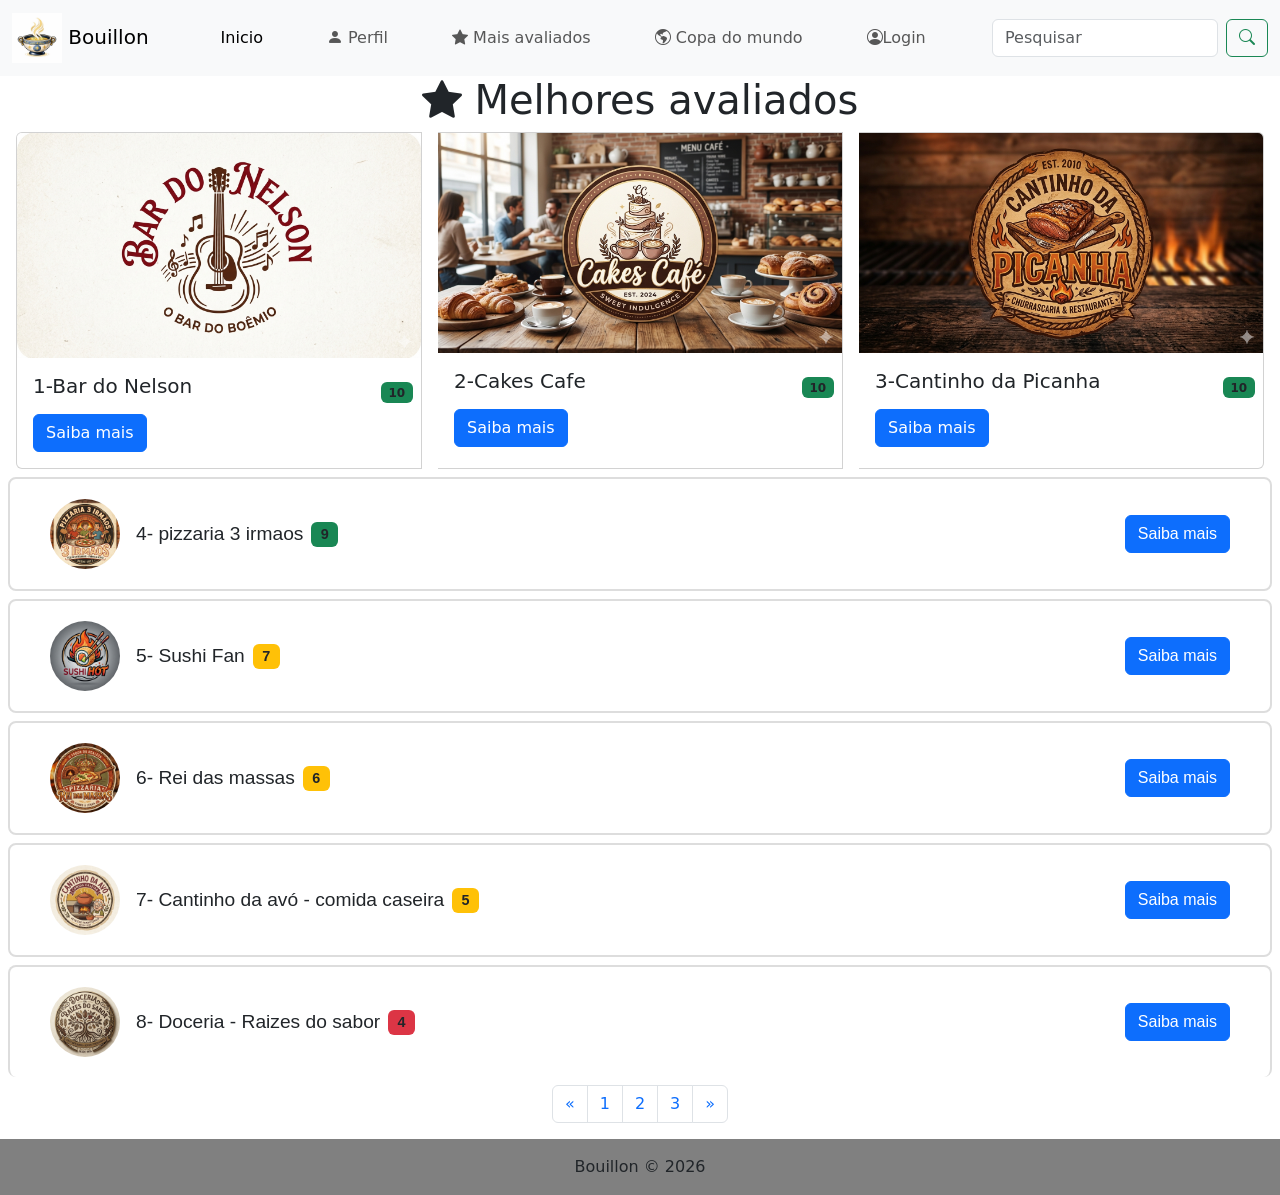
<file: avaliados.html>
<!DOCTYPE html>
<html lang="pt-br">
<head>
    <meta charset="UTF-8">
    <meta name="viewport" content="width=device-width, initial-scale=1.0">
    <!-- Importação do framework Bootstrap 5 para estilização e componentes responsivos -->
    <link href="https://cdn.jsdelivr.net/npm/bootstrap@5.3.8/dist/css/bootstrap.min.css" rel="stylesheet" integrity="sha384-sRIl4kxILFvY47J16cr9ZwB07vP4J8+LH7qKQnuqkuIAvNWLzeN8tE5YBujZqJLB" crossorigin="anonymous">
    <!-- Importação do CSS personalizado da página de melhores avaliados -->
    <link rel="stylesheet" href="assests/css/avaliados.css">
    <!-- Importação dos ícones do Bootstrap Icons -->
    <link rel="stylesheet" href="https://cdn.jsdelivr.net/npm/bootstrap-icons@1.11.1/font/bootstrap-icons.css">

    <title>Bouillon</title>
</head>
<body>

  <!-- ========== NAVBAR - Barra de navegação principal ========== -->
    <nav class="navbar navbar-expand-lg bg-body-tertiary">
  <div class="container-fluid">
    <!-- Logo e nome do site -->
    <a class="navbar-brand" href="#"> <img src="assests/imagens/bouillon.png" width="50px" height="50px"> Bouillon</a>
    <!-- Botão hamburguer para telas menores (mobile) -->
    <button class="navbar-toggler" type="button" data-bs-toggle="collapse" data-bs-target="#navbarNav" aria-controls="navbarNav" aria-expanded="false" aria-label="Toggle navigation">
      <span class="navbar-toggler-icon"></span>
    </button>
    <!-- Links de navegação - colapsam em telas pequenas -->
    <div class="collapse navbar-collapse" id="navbarNav">
      <ul class="navbar-nav">
        <!-- Link para a página inicial (abre na mesma aba) -->
        <li class="nav-item ms-5">
          <a class="nav-link active" aria-current="page" href="site.html" target="_self">Inicio</a>
        </li>
        <!-- Link para o perfil do usuário (abre em nova aba) -->
        <li class="nav-item ms-5">
          <a class="nav-link" href="perfil.html" target="_blank"><i class="bi bi-person-fill"></i> Perfil</a>
        </li>
        <!-- Link para a página de mais avaliados (abre na mesma aba - página atual) -->
        <li class="nav-item ms-5">
          <a class="nav-link" href="avaliados.html" target="_self"><i class="bi bi-star-fill"></i> Mais avaliados</a>
        </li>
        <!-- Link para a página da Copa do Mundo (abre em nova aba) -->
         <li class="nav-item ms-5">
          <a class="nav-link" href="copa.html" target="_blank"><i class="bi bi-globe-americas"></i> Copa do mundo</a>
        </li>
        <!-- Link para a página de login (abre em nova aba) -->
        <li class="nav-item ms-5">
          <a class="nav-link" href="login.html" target="_blank"><i class="bi bi-person-circle"></i>Login</a>
        </li>
      </ul>
      <!-- Campo de busca alinhado à direita da navbar -->
      <form class="d-flex ms-auto"  role="search">
      <input class="form-control me-2" type="search" placeholder="Pesquisar" aria-label="Search"/>
      <button class="btn btn-outline-success" type="submit"><i class="bi bi-search"></i></button>
    </form>
    </div>
  </div>
</nav>
<!-- ========== FIM DA NAVBAR ========== -->

<!-- ========== TOP 3 ESTABELECIMENTOS - Cards em destaque ========== -->
<h1><i class="bi bi-star-fill"></i> Melhores avaliados</h1>
<div class="card-group gap-3 px-3">

  <!-- Card 1º lugar: Bar do Nelson - nota 10 -->
  <div class="card">
    <img src="assests/imagens/Bar do nelson.png" class="card-img-top" alt="...">
    <div class="card-body">
      <!-- Badge verde com nota 10 -->
      <span class="badge bg-success text-dark position-absolute top-8 end-0 m-2">
      10
    </span>
      <h5 class="card-title">1-Bar do Nelson</h5>
      <p class="card-text"></p>
       <a href="#" class="btn btn-primary">Saiba mais</a>
    </div>
  </div>

  <!-- Card 2º lugar: Cakes Café - nota 10 -->
  <div class="card">
    <img src="assests/imagens/cakes cafe.png" class="card-img-top" alt="...">
    <div class="card-body">
      <!-- Badge verde com nota 10 -->
      <span class="badge bg-success text-dark position-absolute top-8 end-0 m-2">
      10
    </span>
      <h5 class="card-title">2-Cakes Cafe</h5>
      <p class="card-text"></p>
       <a href="#" class="btn btn-primary">Saiba mais</a>
    </div>
  </div>

  <!-- Card 3º lugar: Cantinho da Picanha - nota 10 -->
  <div class="card">
    <img src="assests/imagens/cantinho da picanha.png" class="card-img-top" alt="...">
    <div class="card-body">
      <!-- Badge verde com nota 10 -->
      <span class="badge bg-success text-dark position-absolute top-8 end-0 m-2">
      10
    </span>
      <h5 class="card-title">3-Cantinho da Picanha</h5>
      <p class="card-text"></p>
       <a href="perfil comercio.html" target="_blank" class="btn btn-primary">Saiba mais</a>
    </div>
  </div>

</div>
<!-- ========== FIM DO TOP 3 ========== -->

<!-- ========== LISTA DOS DEMAIS ESTABELECIMENTOS (4º ao 8º lugar) ========== -->
<div class="lista">

    <!-- 4º lugar: Pizzaria 3 Irmãos - nota 9 (badge verde) -->
    <div class="item"><img src="assests/imagens/pizzaria 3 irmaos.png.png" width="70px" id="foto"> 4- pizzaria 3 irmaos
      <span class="badge bg-success text-dark position-center top-8 end-0 m-2">
      9
    </span>
    <a href="#" class="btn btn-primary ms-auto">Saiba mais</a></div>

    <!-- 5º lugar: Sushi Fan - nota 7 (badge amarelo) -->
    <div class="item"><img src="assests/imagens/sushi.png" width="50px" id="foto" alt=""> 5- Sushi Fan
       <span class="badge bg-warning text-dark position-center top-8 end-0 m-2">7</span>
    <a href="#" class="btn btn-primary ms-auto">Saiba mais</a></div>

    <!-- 6º lugar: Rei das Massas - nota 6 (badge amarelo) -->
    <div class="item"><img src="assests/imagens/Rei das massas.png" width="50px" id="foto" alt=""> 6- Rei das massas
       <span class="badge bg-warning text-dark position-center top-8 end-0 m-2">6</span>
    <a href="#" class="btn btn-primary ms-auto">Saiba mais</a></div>

    <!-- 7º lugar: Fábrica de Sabores - nota 5 (badge amarelo) -->
    <div class="item"><img src="assests/imagens/cantinho da avo.png.png" width="50px" id="foto" alt="">7- Cantinho da avó - comida caseira
       <span class="badge bg-warning text-dark position-center top-8 end-0 m-2">5</span>
    <a href="#" class="btn btn-primary ms-auto">Saiba mais</a></div>

    <!-- 8º lugar: Borcelle Comidas Caseiras - nota 4 (badge vermelho) -->
    <div class="item"><img src="assests/imagens/doceria raizes.png.png" width="50px" id="foto" alt="">8- Doceria - Raizes do sabor
       <span class="badge bg-danger text-dark position-center top-8 end-0 m-2">
      4
    </span>
    <a href="#" class="btn btn-primary ms-auto">Saiba mais</a></div>

  </div>
<!-- ========== FIM DA LISTA ========== -->

<!-- ========== PAGINAÇÃO - Navegação entre páginas de resultados ========== -->
  <nav id="next" aria-label="Page navigation example">
  <ul class="pagination">
    <!-- Botão para ir à página anterior -->
    <li class="page-item">
      <a class="page-link" href="#" aria-label="Previous">
        <span aria-hidden="true">&laquo;</span>
      </a>
    </li>
    <!-- Botões de páginas numeradas -->
    <li class="page-item"><a class="page-link" href="#">1</a></li>
    <li class="page-item"><a class="page-link" href="#">2</a></li>
    <li class="page-item"><a class="page-link" href="#">3</a></li>
    <!-- Botão para ir à próxima página -->
    <li class="page-item">
      <a class="page-link" href="#" aria-label="Next">
        <span aria-hidden="true">&raquo;</span>
      </a>
    </li>
  </ul>
</nav>
<!-- ========== FIM DA PAGINAÇÃO ========== -->

<!-- ========== RODAPÉ do site ========== -->
  <footer class="text-center py-3" style="background-color: gray">
 Bouillon &copy; 2026
</footer>
<!-- ========== FIM DO RODAPÉ ========== -->

<!-- Importação do JavaScript do Bootstrap (necessário para componentes interativos) -->
    <script src="https://cdn.jsdelivr.net/npm/bootstrap@5.3.8/dist/js/bootstrap.bundle.min.js" integrity="sha384-FKyoEForCGlyvwx9Hj09JcYn3nv7wiPVlz7YYwJrWVcXK/BmnVDxM+D2scQbITxI" crossorigin="anonymous"></script>
<!-- Importação do JavaScript personalizado do site -->
 <script src="/assests/css/script.js"></script>
</body>
</html>
</file>
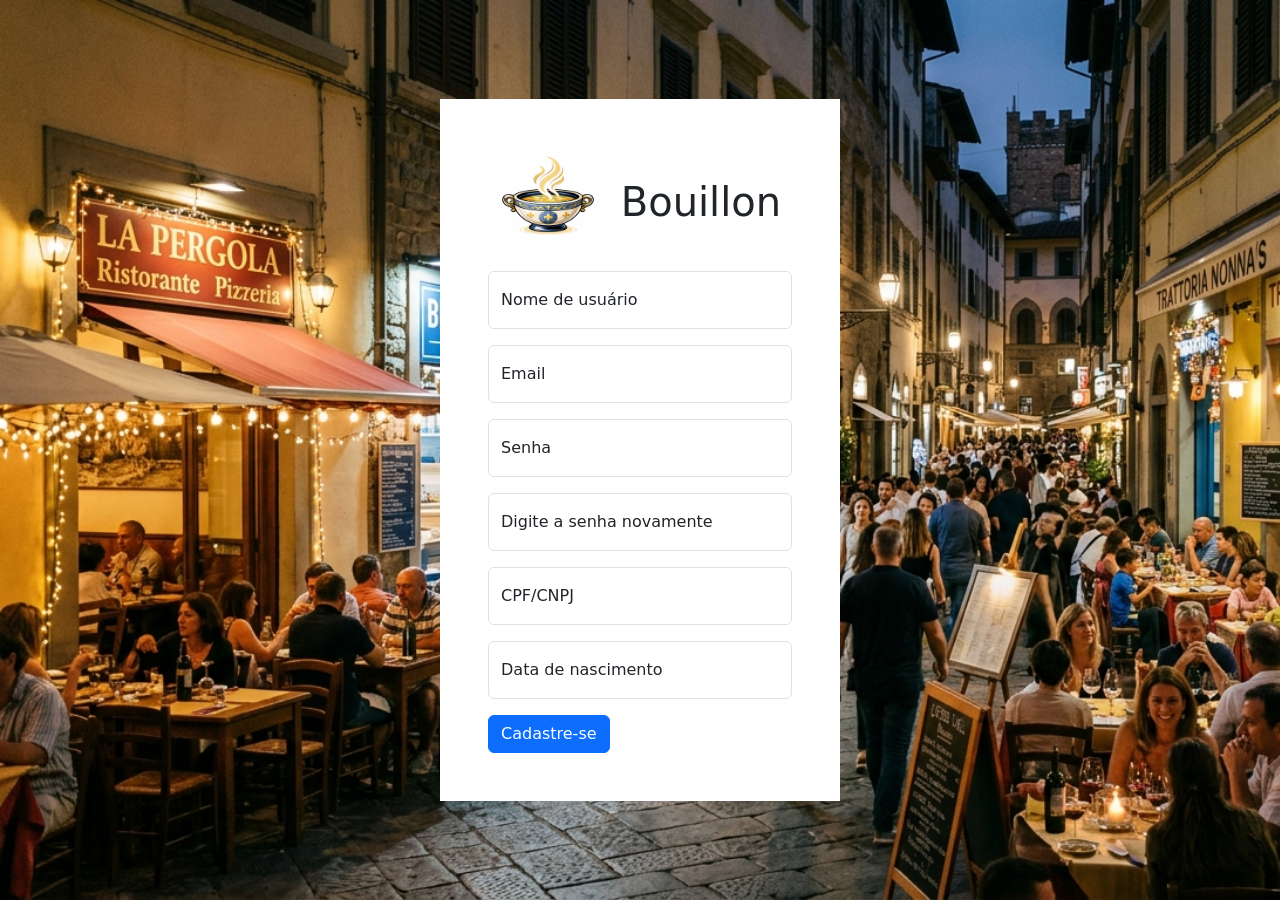
<file: conta.html>
<!DOCTYPE html>
<html lang="pt-br">
<head>
    <meta charset="UTF-8">
    <meta name="viewport" content="width=device-width, initial-scale=1.0">
    <!-- Importação do framework Bootstrap 5 para estilização e componentes responsivos -->
    <link href="https://cdn.jsdelivr.net/npm/bootstrap@5.3.8/dist/css/bootstrap.min.css" rel="stylesheet" integrity="sha384-sRIl4kxILFvY47J16cr9ZwB07vP4J8+LH7qKQnuqkuIAvNWLzeN8tE5YBujZqJLB" crossorigin="anonymous">
    <!-- Importação do CSS personalizado da página de criação de conta -->
    <link rel="stylesheet" href="assests/css/conta.css">
    <title>Conta</title>
</head>

<!-- Codigo da tela para criar a conta - centralizada vertical e horizontalmente na tela -->
<body class="d-flex align-items-center py-4 bg-body-tertiary h-100">

  <!-- Contêiner principal do formulário de cadastro -->
  <main class="w-100 m-auto form-container">
    <form>

      <!-- Logo e nome do site no topo do formulário -->
      <h1>
        <img src="assests/imagens/bouillon.png" class="mb-3" height="100" width="120">
        Bouillon
      </h1>

      <!-- Campo de nome de usuário com label flutuante -->
      <div class="form-floating mb-3">
        <input type="text" class="form-control" id="floatingUsername" placeholder="nome_usuario">
        <label for="floatingUsername">Nome de usuário</label>
      </div>

      <!-- Campo de e-mail com label flutuante -->
      <div class="form-floating mb-3">
        <input type="email" class="form-control" id="floatingEmail" placeholder="nome@exemplo.com">
        <label for="floatingEmail">Email</label>
      </div>

      <!-- Campo de senha com label flutuante -->
      <div class="form-floating mb-3">
        <input type="password" class="form-control" id="floatingPassword" placeholder="Senha">
        <label for="floatingPassword">Senha</label>
      </div>

      <!-- Campo de confirmação de senha com label flutuante -->
      <div class="form-floating mb-3">
        <input type="password" class="form-control" id="floatingConfirmPassword" placeholder="Confirme a senha">
        <label for="floatingConfirmPassword">Digite a senha novamente</label>
      </div> 

      <!-- Campo de CPF ou CNPJ com label flutuante -->
      <div class="form-floating mb-3">
        <input type="password" class="form-control" id="floatingConfirmPassword" placeholder="Confirme a senha">
        <label for="floatingConfirmPassword">CPF/CNPJ</label>
      </div>

      <!-- Campo de data de nascimento com label flutuante -->
      <div class="form-floating mb-3">
        <input type="password" class="form-control" id="floatingConfirmPassword" placeholder="Confirme a senha">
        <label for="floatingConfirmPassword">Data de nascimento</label>
      </div>

      <!-- Botão para enviar o formulário e criar a conta -->
      <button type="submit" class="btn btn-primary">Cadastre-se</button>

    </form>
  </main>
</body>

<!-- Importação do JavaScript do Bootstrap (necessário para componentes interativos) -->
<script src="https://cdn.jsdelivr.net/npm/bootstrap@5.3.8/dist/js/bootstrap.bundle.min.js" integrity="sha384-FKyoEForCGlyvwx9Hj09JcYn3nv7wiPVlz7YYwJrWVcXK/BmnVDxM+D2scQbITxI" crossorigin="anonymous"></script>
</body>
</html>
</file>
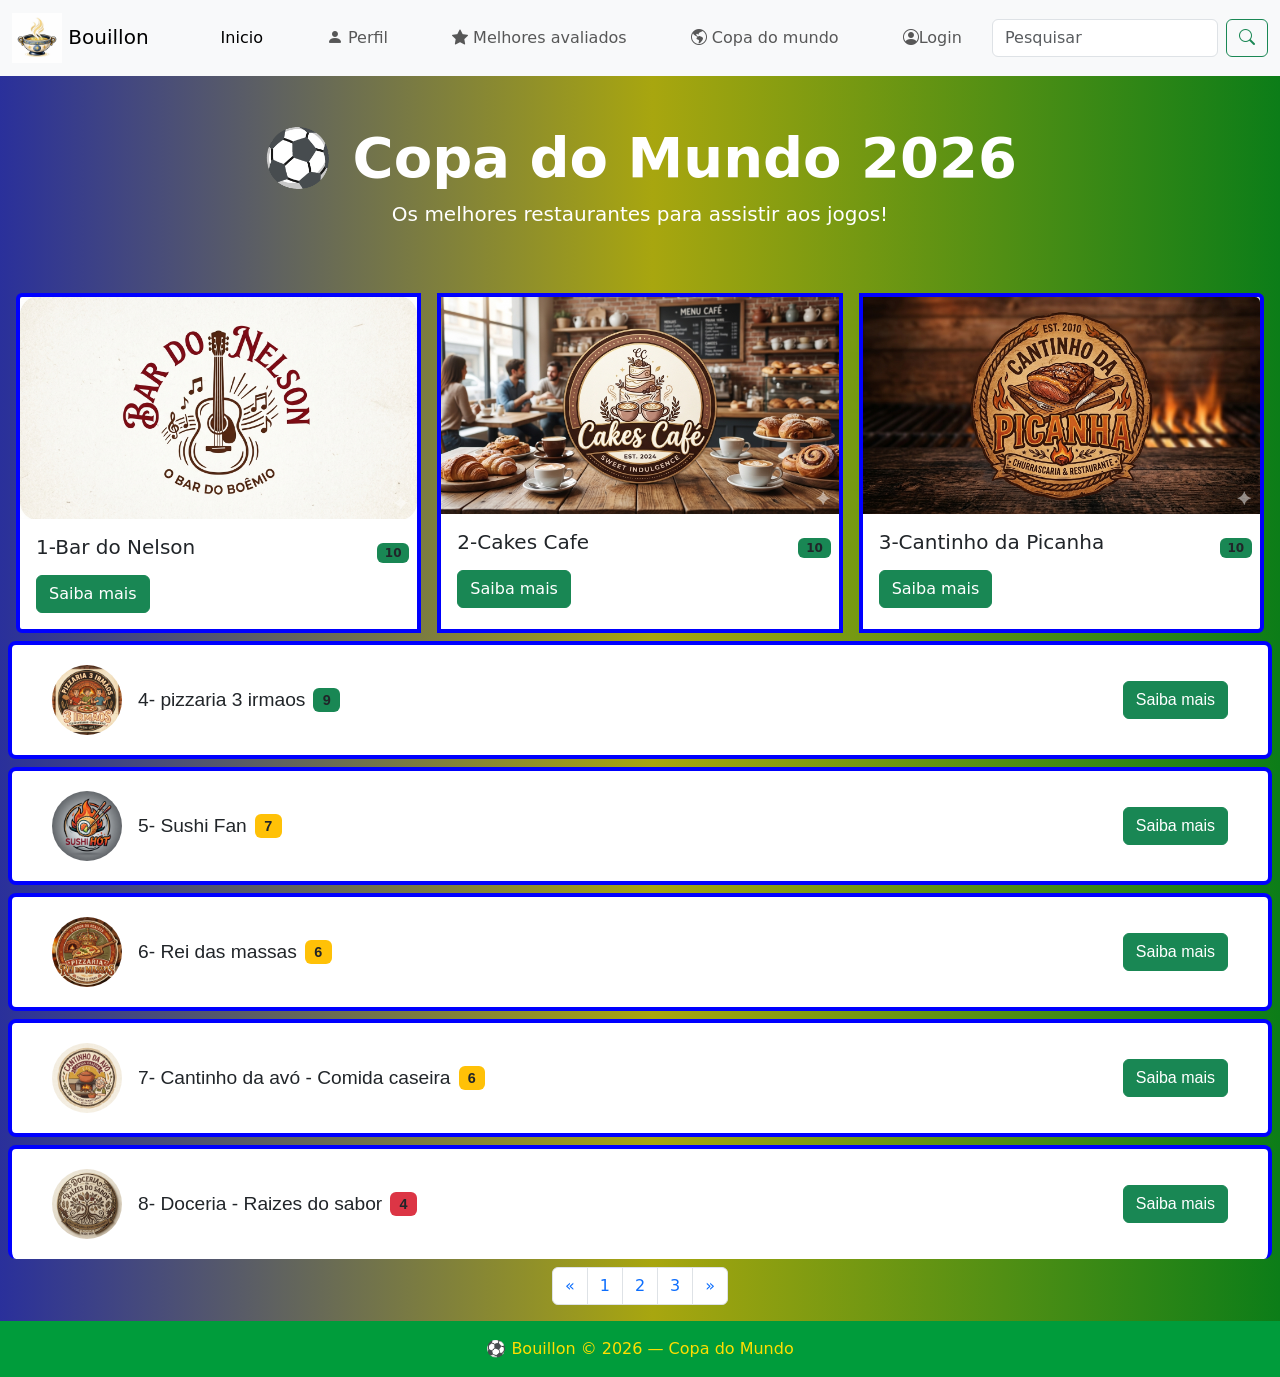
<file: copa.html>
<!DOCTYPE html>
<html lang="pt-br">
<head>
    <meta charset="UTF-8">
    <meta name="viewport" content="width=device-width, initial-scale=1.0">
    <!-- Importação do framework Bootstrap 5 para estilização e componentes responsivos -->
    <link href="https://cdn.jsdelivr.net/npm/bootstrap@5.3.8/dist/css/bootstrap.min.css" rel="stylesheet" integrity="sha384-sRIl4kxILFvY47J16cr9ZwB07vP4J8+LH7qKQnuqkuIAvNWLzeN8tE5YBujZqJLB" crossorigin="anonymous">
    <!-- Importação do CSS personalizado da página da Copa do Mundo -->
    <link rel="stylesheet" href="assests/css/copa.css">
    <!-- Importação dos ícones do Bootstrap Icons -->
    <link rel="stylesheet" href="https://cdn.jsdelivr.net/npm/bootstrap-icons@1.11.1/font/bootstrap-icons.css">

    <title>Bouillon</title>
</head>
<body>

  <!-- ========== NAVBAR - Barra de navegação principal ========== -->
    <nav class="navbar navbar-expand-lg bg-body-tertiary">
  <div class="container-fluid">
    <!-- Logo e nome do site -->
    <a class="navbar-brand" href="#"> <img src="assests/imagens/bouillon.png" width="50px" height="50px"> Bouillon</a>
    <!-- Botão hamburguer para telas menores (mobile) -->
    <button class="navbar-toggler" type="button" data-bs-toggle="collapse" data-bs-target="#navbarNav" aria-controls="navbarNav" aria-expanded="false" aria-label="Toggle navigation">
      <span class="navbar-toggler-icon"></span>
    </button>
    <!-- Links de navegação - colapsam em telas pequenas -->
    <div class="collapse navbar-collapse" id="navbarNav">
      <ul class="navbar-nav">
        <!-- Link para a página inicial (abre na mesma aba) -->
        <li class="nav-item ms-5">
          <a class="nav-link active" aria-current="page" href="site.html" target="_self">Inicio</a>
        </li>
        <!-- Link para o perfil do usuário (abre em nova aba) -->
        <li class="nav-item ms-5">
          <a class="nav-link" href="perfil.html" target="_blank"><i class="bi bi-person-fill"></i> Perfil</a>
        </li>
        <!-- Link para a página de melhores avaliados (abre em nova aba) -->
        <li class="nav-item ms-5">
          <a class="nav-link" href="avaliados.html" target="_blank"><i class="bi bi-star-fill"></i> Melhores avaliados</a>
        </li>
        <!-- Link para a página da Copa do Mundo (abre na mesma aba - página atual) -->
        <li class="nav-item ms-5">
          <a class="nav-link" href="copa.html" target="_self"><i class="bi bi-globe-americas"></i> Copa do mundo</a>
        </li>
        <!-- Link para a página de login (abre em nova aba) -->
        <li class="nav-item ms-5">
          <a class="nav-link" href="login.html" target="_blank"><i class="bi bi-person-circle"></i>Login</a>
        </li>
      </ul>
      <!-- Campo de busca alinhado à direita da navbar -->
      <form class="d-flex ms-auto"  role="search">
      <input class="form-control me-2" type="search" placeholder="Pesquisar" aria-label="Search"/>
      <button class="btn btn-outline-success" type="submit"><i class="bi bi-search"></i></button>
    </form>
    </div>
  </div>
</nav>
<!-- ========== FIM DA NAVBAR ========== -->

<!-- ========== BANNER TEMÁTICO DA COPA DO MUNDO ========== -->
<div class="text-center py-5" style="background: column-gradient(#0000FF, #009c3b, #FFDF00);">
  <h1 class="display-4 fw-bold text-white">⚽ Copa do Mundo 2026</h1>
  <p class="lead text-white">Os melhores restaurantes para assistir aos jogos!</p>
</div>
<!-- ========== FIM DO BANNER ========== -->

<!-- ========== TOP 3 ESTABELECIMENTOS - Cards em destaque com borda azul ========== -->
<div class="card-group gap-3 px-3">

  <!-- Card 1º lugar: Bar do Nelson -->
  <div class="card" style="border: 4px solid #0000FF;">
    <img src="assests/imagens/Bar do nelson.png" class="card-img-top" alt="...">
    <div class="card-body">
      <!-- Badge verde com nota 10 -->
      <span class="badge bg-success text-dark position-absolute top-8 end-0 m-2">10</span>
      <h5 class="card-title">1-Bar do Nelson</h5>
      <p class="card-text"></p>
       <a href="#" class="btn btn-success">Saiba mais</a>
    </div>
  </div>

  <!-- Card 2º lugar: Cakes Café -->
  <div class="card" style="border: 4px solid #0000FF ;" >
    <img src="assests/imagens/cakes cafe.png" class="card-img-top" alt="...">
    <div class="card-body">
      <!-- Badge verde com nota 10 -->
      <span class="badge bg-success text-dark position-absolute top-8 end-0 m-2">10</span>
      <h5 class="card-title">2-Cakes Cafe</h5>
      <p class="card-text"></p>
       <a href="#" class="btn btn-success">Saiba mais</a>
    </div>
  </div>

  <!-- Card 3º lugar: Cantinho da Picanha -->
  <div class="card" style="border: 4px solid #0000FF" >
    <img src="assests/imagens/cantinho da picanha.png" class="card-img-top" alt="...">
    <div class="card-body">
      <!-- Badge verde com nota 10 -->
      <span class="badge bg-success text-dark position-absolute top-8 end-0 m-2">10</span>
      <h5 class="card-title">3-Cantinho da Picanha</h5>
      <p class="card-text"></p>
       <a href="perfil comercio.html" target="_blank" class="btn btn-success">Saiba mais</a>
    </div>
  </div>

</div>
<!-- ========== FIM DO TOP 3 ========== -->

<!-- ========== LISTA DOS DEMAIS ESTABELECIMENTOS (4º ao 8º lugar) ========== -->
<div class="lista">

    <!-- 4º lugar: Pizzaria 3 Irmãos - nota 9 -->
    <div class="item"><img src="assests/imagens/pizzaria 3 irmaos.png.png" width="70px" id="foto"> 4- pizzaria 3 irmaos
      <span class="badge bg-success text-dark position-center top-8 end-0 m-2">9</span>
    <a href="#" class="btn btn-success ms-auto">Saiba mais</a>
  </div>

    <!-- 5º lugar: Sushi Fan - nota 7 -->
    <div class="item"><img src="assests/imagens/sushi.png" width="50px" id="foto" alt=""> 5- Sushi Fan
      <span class="badge bg-warning text-dark position-center top-8 end-0 m-2">7</span>
    <a href="#" class="btn btn-success ms-auto">Saiba mais</a>
  </div>

    <!-- 6º lugar: Rei das Massas - nota 6 -->
    <div class="item"><img src="assests/imagens/Rei das massas.png" width="50px" id="foto" alt=""> 6- Rei das massas
      <span class="badge bg-warning text-dark position-center top-8 end-0 m-2">6</span>
    <a href="#" class="btn btn-success ms-auto">Saiba mais</a>
  </div>

    <!-- 7º lugar: Fábrica de Sabores - nota 6 -->
    <div class="item"><img src="assests/imagens/cantinho da avo.png.png" width="50px" id="foto" alt="">7- Cantinho da avó - Comida caseira 
      <span class="badge bg-warning text-dark position-center top-8 end-0 m-2">6</span>
    <a href="#" class="btn btn-success ms-auto">Saiba mais</a>
  </div>

    <!-- 8º lugar: Borcelle Comidas Caseiras - nota 4 (badge vermelho) -->
    <div class="item"><img src="assests/imagens/doceria raizes.png.png" width="50px" id="foto" alt="">8- Doceria - Raizes do sabor
      <span class="badge bg-danger text-dark position-center top-8 end-0 m-2">4</span>
    <a href="#" class="btn btn-success ms-auto">Saiba mais</a>
  </div>

  </div>
<!-- ========== FIM DA LISTA ========== -->

<!-- ========== PAGINAÇÃO - Navegação entre páginas de resultados ========== -->
  <nav id="next" aria-label="Page navigation example">
  <ul class="pagination">
    <!-- Botão para ir à página anterior -->
    <li class="page-item">
      <a class="page-link" href="#" aria-label="Previous">
        <span aria-hidden="true">&laquo;</span>
      </a>
    </li>
    <!-- Botões de páginas numeradas -->
    <li class="page-item"><a class="page-link" href="#">1</a></li>
    <li class="page-item"><a class="page-link" href="#">2</a></li>
    <li class="page-item"><a class="page-link" href="#">3</a></li>
    <!-- Botão para ir à próxima página -->
    <li class="page-item">
      <a class="page-link" href="#" aria-label="Next">
        <span aria-hidden="true">&raquo;</span>
      </a>
    </li>
  </ul>
</nav>
<!-- ========== FIM DA PAGINAÇÃO ========== -->

<!-- ========== RODAPÉ temático da Copa com cores do Brasil ========== -->
<footer class="text-center py-3" style="background-color: #009c3b; color: #FFDF00;">
  ⚽ Bouillon &copy; 2026 — Copa do Mundo
</footer>
<!-- ========== FIM DO RODAPÉ ========== -->

<!-- Importação do JavaScript do Bootstrap (necessário para componentes interativos) -->
<script src="https://cdn.jsdelivr.net/npm/bootstrap@5.3.8/dist/js/bootstrap.bundle.min.js" integrity="sha384-FKyoEForCGlyvwx9Hj09JcYn3nv7wiPVlz7YYwJrWVcXK/BmnVDxM+D2scQbITxI" crossorigin="anonymous"></script>
<!-- Importação do JavaScript personalizado do site -->
 <script src="/assests/css/script.js"></script>
</body>
</html>
</file>
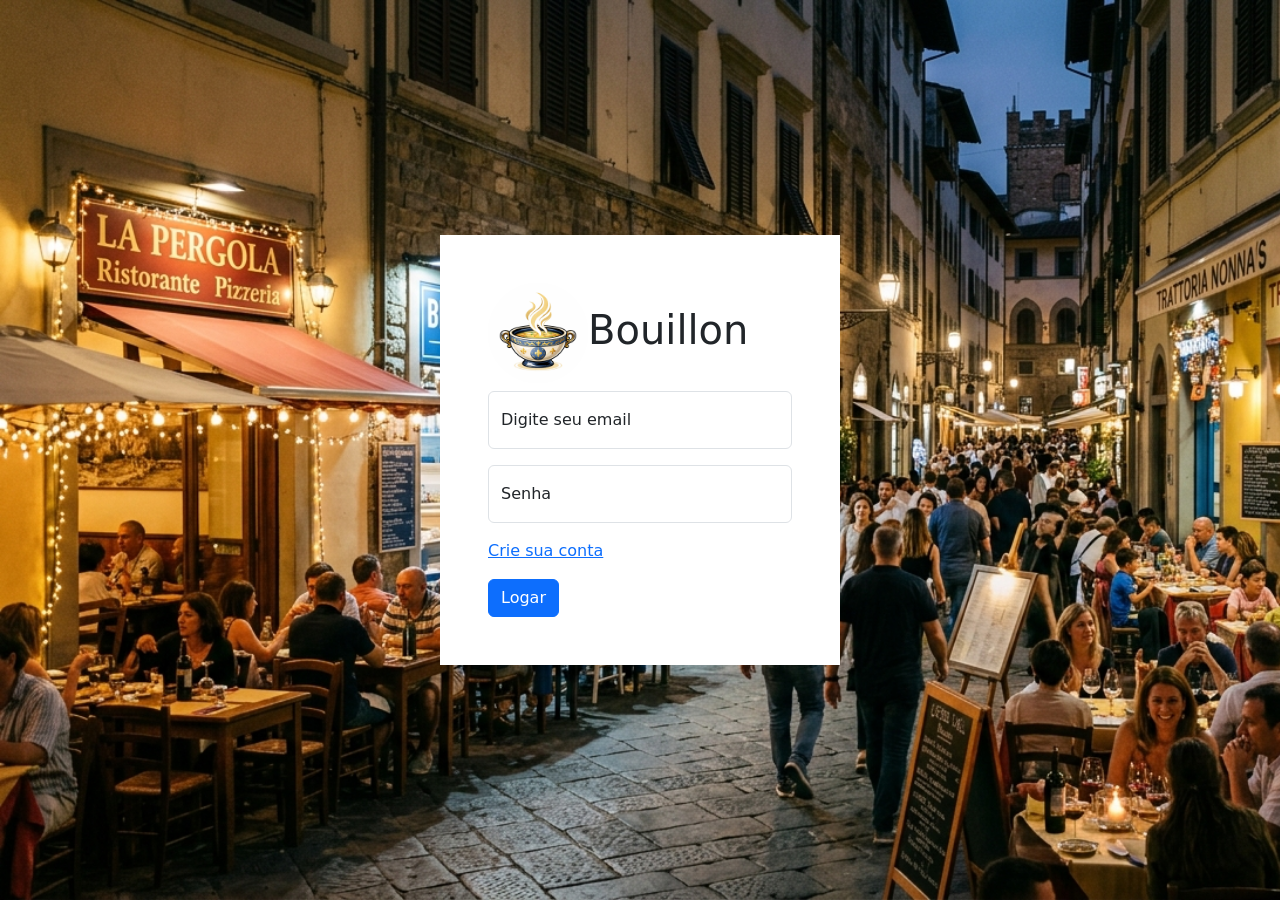
<file: login.html>
<!DOCTYPE html>
<html lang="pt-br">
<head>
    <meta charset="UTF-8">
    <meta name="viewport" content="width=device-width, initial-scale=1.0">
    <!-- Importação do framework Bootstrap 5 para estilização e componentes responsivos -->
    <link href="https://cdn.jsdelivr.net/npm/bootstrap@5.3.8/dist/css/bootstrap.min.css" rel="stylesheet" integrity="sha384-sRIl4kxILFvY47J16cr9ZwB07vP4J8+LH7qKQnuqkuIAvNWLzeN8tE5YBujZqJLB" crossorigin="anonymous">
    <!-- Importação do CSS personalizado da página de login -->
    <link rel="stylesheet" href="assests/css/login.css">
    <title>Bouillon</title>
</head>

<!-- Codigo da tela de login - centralizada vertical e horizontalmente na tela -->
<body class="d-flex align-items-center py-4 bg-body-tertiary h-100">

    <!-- Contêiner principal do formulário de login -->
    <main class="w-100 m-auto form-container">
        <form>

            <!-- Logo e nome do site no topo do formulário -->
            <h1> <img id="foto" src="assests/imagens/bouillon.png">Bouillon</h1>

            <!-- Campo de entrada do e-mail com label flutuante -->
            <div class="form-floating mb-3">
                <input type="email" class="form-control" id="floatingInput" placeholder="name@example.com">
                <label for="floatingInput">Digite seu email</label>
            </div>

            <!-- Campo de entrada da senha com label flutuante -->
            <div class="form-floating mb-3">
                <input type="password" class="form-control" id="floatingPassword" placeholder="Password">
                <label for="floatingPassword">Senha</label>
            </div>

            <!-- Link para a página de criação de conta (abre em nova aba) -->
            <a href="conta.html" target="_blank"> Crie sua conta</a>
            <p></p>

            <!-- Botão para realizar o login -->
            <button type="button" class="btn btn-primary ">Logar</button>

        </form>
    </main>

    <!-- Importação do JavaScript do Bootstrap (necessário para componentes interativos) -->
    <script src="https://cdn.jsdelivr.net/npm/bootstrap@5.3.8/dist/js/bootstrap.bundle.min.js" integrity="sha384-FKyoEForCGlyvwx9Hj09JcYn3nv7wiPVlz7YYwJrWVcXK/BmnVDxM+D2scQbITxI" crossorigin="anonymous"></script>
</body>
</html>
</file>
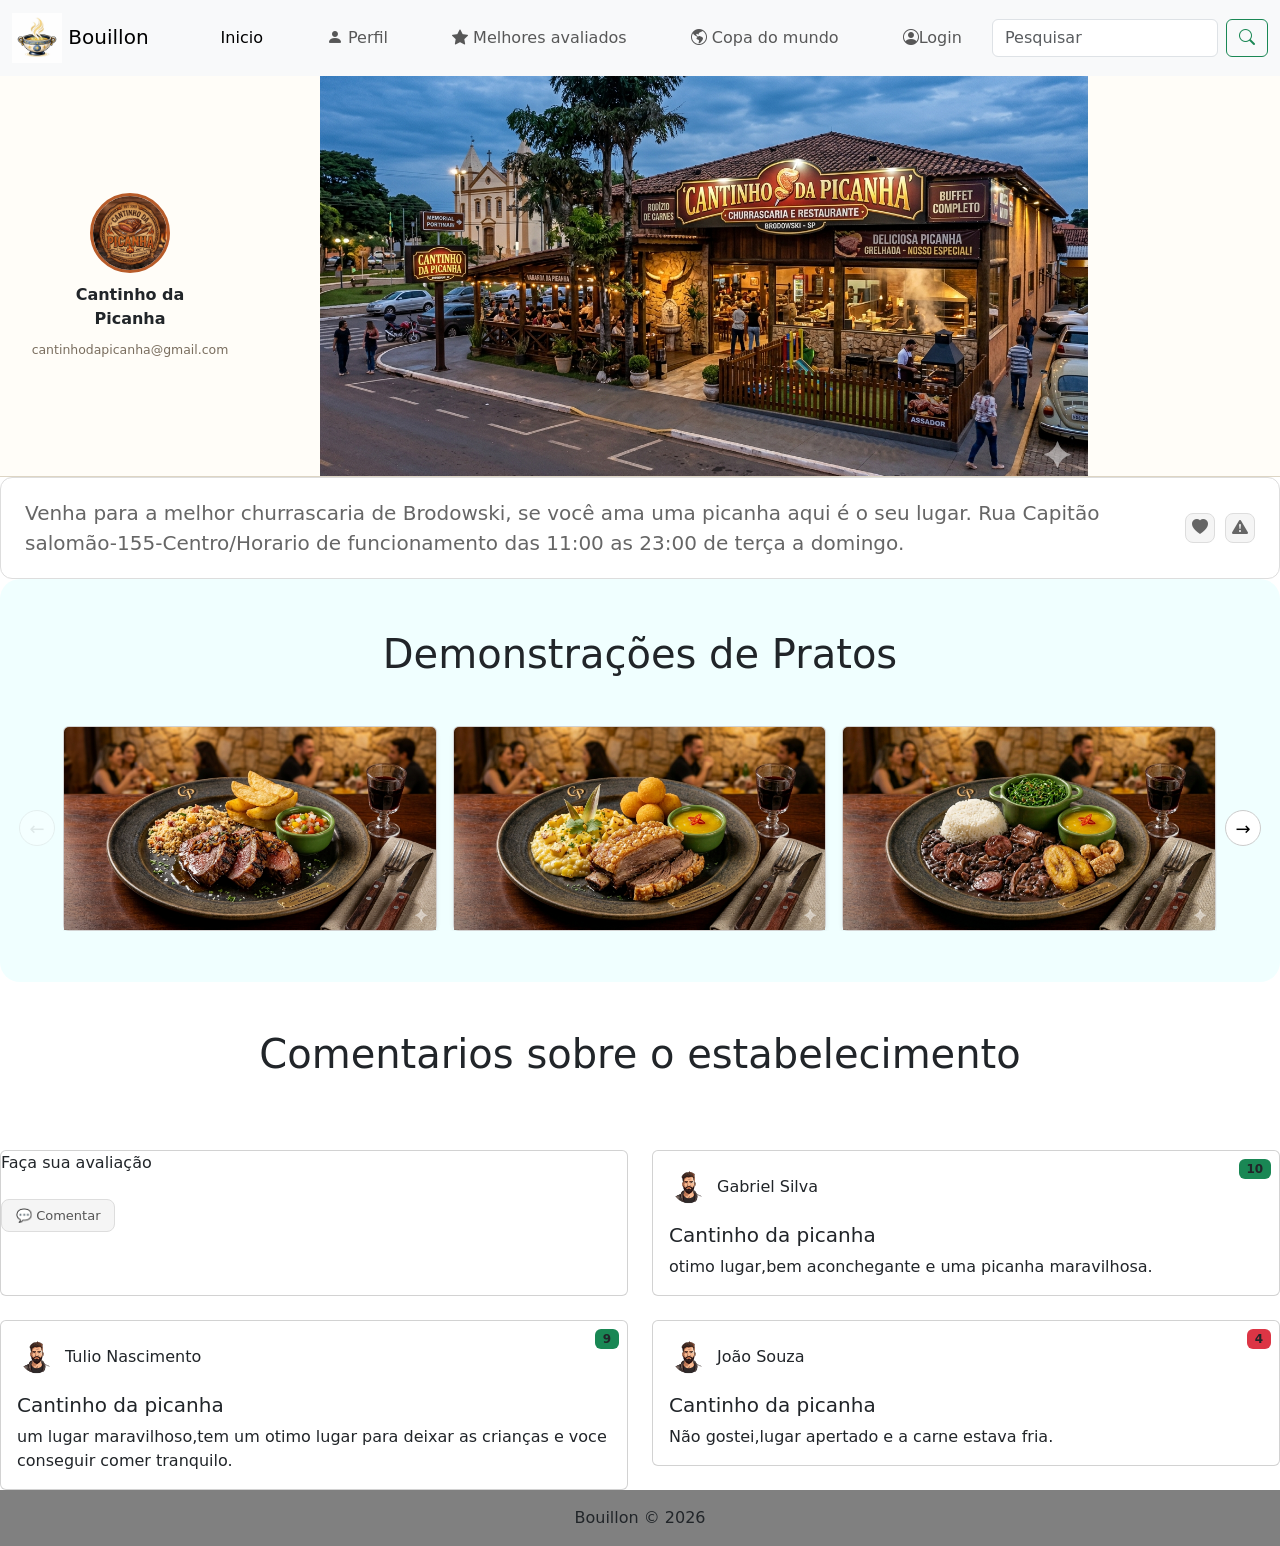
<file: perfil comercio.html>
<!DOCTYPE html>
<html lang="pt-br">
<head>
    <meta charset="UTF-8">
    <meta name="viewport" content="width=device-width, initial-scale=1.0">
    <!-- Importação do framework Bootstrap 5 para estilização e componentes responsivos -->
    <link href="https://cdn.jsdelivr.net/npm/bootstrap@5.3.8/dist/css/bootstrap.min.css" rel="stylesheet" integrity="sha384-sRIl4kxILFvY47J16cr9ZwB07vP4J8+LH7qKQnuqkuIAvNWLzeN8tE5YBujZqJLB" crossorigin="anonymous">
    <!-- Importação do CSS personalizado da página de perfil do comércio -->
    <link rel="stylesheet" href="assests/css/perfil comercio.css">
    <!-- Importação dos ícones do Bootstrap Icons -->
    <link rel="stylesheet" href="https://cdn.jsdelivr.net/npm/bootstrap-icons@1.11.1/font/bootstrap-icons.css">

    <title>Bouillon</title>
</head>
<body>

  <!-- ========== NAVBAR - Barra de navegação principal ========== -->
   <nav class="navbar navbar-expand-lg bg-body-tertiary">
  <div class="container-fluid">
    <!-- Logo e nome do site -->
    <a class="navbar-brand" href="#"><img src="assests/imagens/bouillon.png" width="50px" height="50px"> Bouillon</a>
    <!-- Botão hamburguer para telas menores (mobile) -->
    <button class="navbar-toggler" type="button" data-bs-toggle="collapse" data-bs-target="#navbarNav" aria-controls="navbarNav" aria-expanded="false" aria-label="Toggle navigation">
      <span class="navbar-toggler-icon"></span>
    </button>
    <!-- Links de navegação - colapsam em telas pequenas -->
    <div class="collapse navbar-collapse" id="navbarNav">
      <ul class="navbar-nav">
        <!-- Link para a página inicial (abre em nova aba) -->
        <li class="nav-item ms-5">
          <a class="nav-link active" aria-current="page" href="site.html" target="_blank">Inicio</a>
        </li>
        <!-- Link para o perfil do usuário (abre na mesma aba) -->
        <li class="nav-item ms-5">
          <a class="nav-link" href="perfil.html" target="_self"><i class="bi bi-person-fill"></i> Perfil</a>
        </li>
        <!-- Link para a página de melhores avaliados (abre em nova aba) -->
        <li class="nav-item ms-5">
          <a class="nav-link" href="avaliados.html" target="_blank"><i class="bi bi-star-fill"></i> Melhores avaliados</a>
        </li>
        <!-- Link para a página da Copa do Mundo (abre em nova aba) -->
         <li class="nav-item ms-5">
          <a class="nav-link" href="copa.html" target="_blank"><i class="bi bi-globe-americas"></i> Copa do mundo</a>
        </li>
        <!-- Link para a página de login (abre em nova aba) -->
        <li class="nav-item ms-5">
          <a class="nav-link" href="login.html" target="_blank"><i class="bi bi-person-circle"></i>Login</a>
        </li>
      </ul>
      <!-- Campo de busca alinhado à direita da navbar -->
      <form class="d-flex ms-auto"  role="search">
      <input class="form-control me-2" type="search" placeholder="Pesquisar" aria-label="Search"/>
      <button class="btn btn-outline-success" type="submit"><i class="bi bi-search"></i></button>
    </form>
    </div>
  </div>
    </nav>
    <!-- ========== FIM DA NAVBAR ========== -->

    <!-- ========== SEÇÃO HERO - Foto de perfil e capa do estabelecimento ========== -->
<div class="hero-section">
  <!-- Painel com avatar, nome e e-mail do estabelecimento -->
  <div class="user-panel">
    <div class="avatar-ring">
      <!-- Logo/foto do estabelecimento -->
      <img src="assests/imagens/cantinho da picanha.png" alt="Avatar">
    </div>
    <span class="name">Cantinho da Picanha</span>
    <span class="email">cantinhodapicanha@gmail.com</span>
  </div>
  <!-- Imagem de capa do estabelecimento -->
  <div class="capa-wrapper">
    <img src="assests/imagens/cantinho capa.png.png" alt="Imagem de Capa" class="capa-img">
  </div>
</div>
<!-- ========== FIM DA SEÇÃO HERO ========== -->

<!-- ========== BARRA DE INFORMAÇÕES DO ESTABELECIMENTO ========== -->
<div class="info-bar">
  <!-- Descrição, endereço e horário de funcionamento -->
  <span class="info-bar-left">  Venha para a melhor churrascaria de Brodowski, se você ama uma picanha aqui é o seu lugar. Rua Capitão salomão-155-Centro/Horario de funcionamento das 11:00 as 23:00 de terça a domingo.</span>
  <div class="info-bar-right">
    <!-- Botão para favoritar o estabelecimento -->
    <div class="icon-btn"><i class="bi bi-heart-fill"></i></div>
    <!-- Botão para reportar/denunciar o estabelecimento -->
    <div class="icon-btn"><i class="bi bi-exclamation-triangle-fill"></i></div>
  </div>
</div>
<!-- ========== FIM DA BARRA DE INFORMAÇÕES ========== -->

<!-- ========== SEÇÃO DE SLIDER COM FOTOS DOS PRATOS ========== -->
<section class="favoritos">
  <h1 class="text-center mt-5 mb-4">Demonstrações de Pratos</h1>
  <div class="container-fluid px-3 my-5">

    <!-- Codigos dos slides dos pratos -->
    <div class="slider-container">
      <!-- Botão para voltar ao slide anterior (começa desabilitado) -->
      <button class="btn-slider btn-prev" id="prevFav" disabled>&#8592;</button>

      <div class="slider-wrapper">
        <!-- Trilha do slider que contém os cards dos pratos -->
        <div class="slider-track" id="trackFav">

          <!-- Card do Prato 1 -->
          <div class="slide-card card h-100 shadow-sm">
            <img src="assests/imagens/prato1.png.png" class="card-img-top" alt="Cantinho da Picanha">
           </div>

          <!-- Card do Prato 2 -->
          <div class="slide-card card h-100 shadow-sm">
            <img src="assests/imagens/prato2.png.png" class="card-img-top" alt="Bar do Nelson">
           </div>

          <!-- Card do Prato 3 -->
          <div class="slide-card card h-100 shadow-sm">
            <img src="assests/imagens/prato3.png.png" class="card-img-top" alt="Rei das Massas">
          </div>

          <!-- Card do Prato 4 -->
          <div class="slide-card card h-100 shadow-sm">
            <img src="assests/imagens/prato4.png.png" class="card-img-top" alt="Rei das Massas">
      </div>
      
    </div>
  </div>

      <!-- Botão para avançar ao próximo slide -->
      <button class="btn-slider btn-next" id="nextFav">&#8594;</button>
    </div>

  </div>
</section>
<!-- ========== FIM DA SEÇÃO DE PRATOS ========== -->

<!-- ========== SEÇÃO DE COMENTÁRIOS E AVALIAÇÕES ========== -->
  <h1 class="text-center mt-5 mb-4"> Comentarios sobre o estabelecimento </h1>
  <!-- Grade responsiva: 1 coluna em mobile, 2 colunas em telas médias/grandes -->
  <div class="row row-cols-1 row-cols-md-2 g-4 mt-5 align-items-stretch">

  <!-- Card de formulário para o usuário fazer sua avaliação -->
 <div class="col">
  <div class="card h-100">
    <div class="card-body2">
      <div class="d-flex align-items-center gap-2 mb-3">
        <span class="card-title">Faça sua avaliação</span>
      </div>
      <!-- Botão que abre/fecha o formulário de comentário -->
      <button class="comment-toggle-btn" id="toggleBtn" onclick="toggleComment()">
        💬 Comentar
      </button>
    </div>

    <!-- Área oculta do formulário de avaliação (exibida ao clicar em Comentar) -->
    <div class="comment-bar" id="commentBar">
      <!-- Grade de notas para o usuário selecionar sua avaliação -->
      <div class="rating-label">Sua nota</div>
      <div class="rating-grid" id="ratingGrid"></div>

      <div class="comment-section">
        <!-- Campo de texto para o comentário opcional -->
        <textarea id="commentInput" placeholder="Escreva um comentário (opcional)..."></textarea>
        <!-- Botão para enviar a avaliação -->
        <button class="send-btn" onclick="submitComment()">Enviar avaliação</button>
        <!-- Lista de avaliações enviadas -->
        <div class="comments-list" id="commentsList">
          <p class="empty-state" id="emptyState">Nenhuma avaliação ainda.</p>
        </div>
      </div>
    </div>
  </div>
   </div>

  <!-- Comentário 1: Gabriel Silva - nota 10 -->
 <div class="col">
    <div class="card">
       <!-- Badge verde com nota 10 -->
       <span class="badge bg-success text-dark position-absolute top-0 end-0 m-2">
      10
    </span>
      <div class="card-body">
        <!-- Foto e nome do usuário que comentou -->
        <div class="d-flex align-items-center gap-2 mb-3">
          <img src="assests/imagens/avatar.png" width="40px" class="rounded-circle" alt="Avatar">
          <span>Gabriel Silva</span>
        </div>
        <!-- Nome do estabelecimento e texto do comentário -->
        <h5 class="card-title">Cantinho da picanha</h5>
        <p class="card-text">otimo lugar,bem aconchegante e uma picanha maravilhosa.</p>
      </div>
    </div>
  </div>

  <!-- Comentário 2: Tulio Nascimento - nota 9 -->
<div class="col">
    <div class="card">
      <!-- Badge verde com nota 9 -->
      <span class="badge bg-success text-dark position-absolute top-0 end-0 m-2">
      9
    </span>
      <div class="card-body">
        <!-- Foto e nome do usuário que comentou -->
        <div class="d-flex align-items-center gap-2 mb-3">
          <img src="assests/imagens/avatar.png" width="40px" class="rounded-circle" alt="Avatar">
          <span>Tulio Nascimento</span>
        </div>
        <!-- Nome do estabelecimento e texto do comentário -->
        <h5 class="card-title">Cantinho da picanha</h5>
        <p class="card-text">um lugar maravilhoso,tem um otimo lugar para deixar as crianças e voce conseguir comer tranquilo.</p>
      </div>
    </div>
  </div>

  <!-- Comentário 3: João Souza - nota 4 (avaliação negativa) -->
  <div class="col">
    <div class="card">
      <!-- Badge vermelho com nota 4 -->
      <span class="badge bg-danger text-dark position-absolute top-0 end-0 m-2">
      4
    </span>
      <div class="card-body">
        <!-- Foto e nome do usuário que comentou -->
        <div class="d-flex align-items-center gap-2 mb-3">
          <img src="assests/imagens/avatar.png" width="40px" class="rounded-circle" alt="Avatar">
          <span>João Souza</span>
        </div>
        <!-- Nome do estabelecimento e texto do comentário -->
        <h5 class="card-title">Cantinho da picanha</h5>
        <p class="card-text">Não gostei,lugar apertado e a carne estava fria.</p>
      </div>
    </div>
  </div>
   
</div>
<!-- ========== FIM DA SEÇÃO DE COMENTÁRIOS ========== -->

<!-- ========== RODAPÉ do site ========== -->
<footer class="text-center py-3" style="background-color: gray">
 Bouillon &copy; 2026
</footer>
<!-- ========== FIM DO RODAPÉ ========== -->

<!-- Importação do JavaScript do Bootstrap (necessário para componentes interativos) -->
<script src="https://cdn.jsdelivr.net/npm/bootstrap@5.3.8/dist/js/bootstrap.bundle.min.js" integrity="sha384-FKyoEForCGlyvwx9Hj09JcYn3nv7wiPVlz7YYwJrWVcXK/BmnVDxM+D2scQbITxI" crossorigin="anonymous"></script>
<!-- Importação do JavaScript personalizado do site -->
 <script src="/assests/css/script.js"></script>
</body>
</html>
</file>
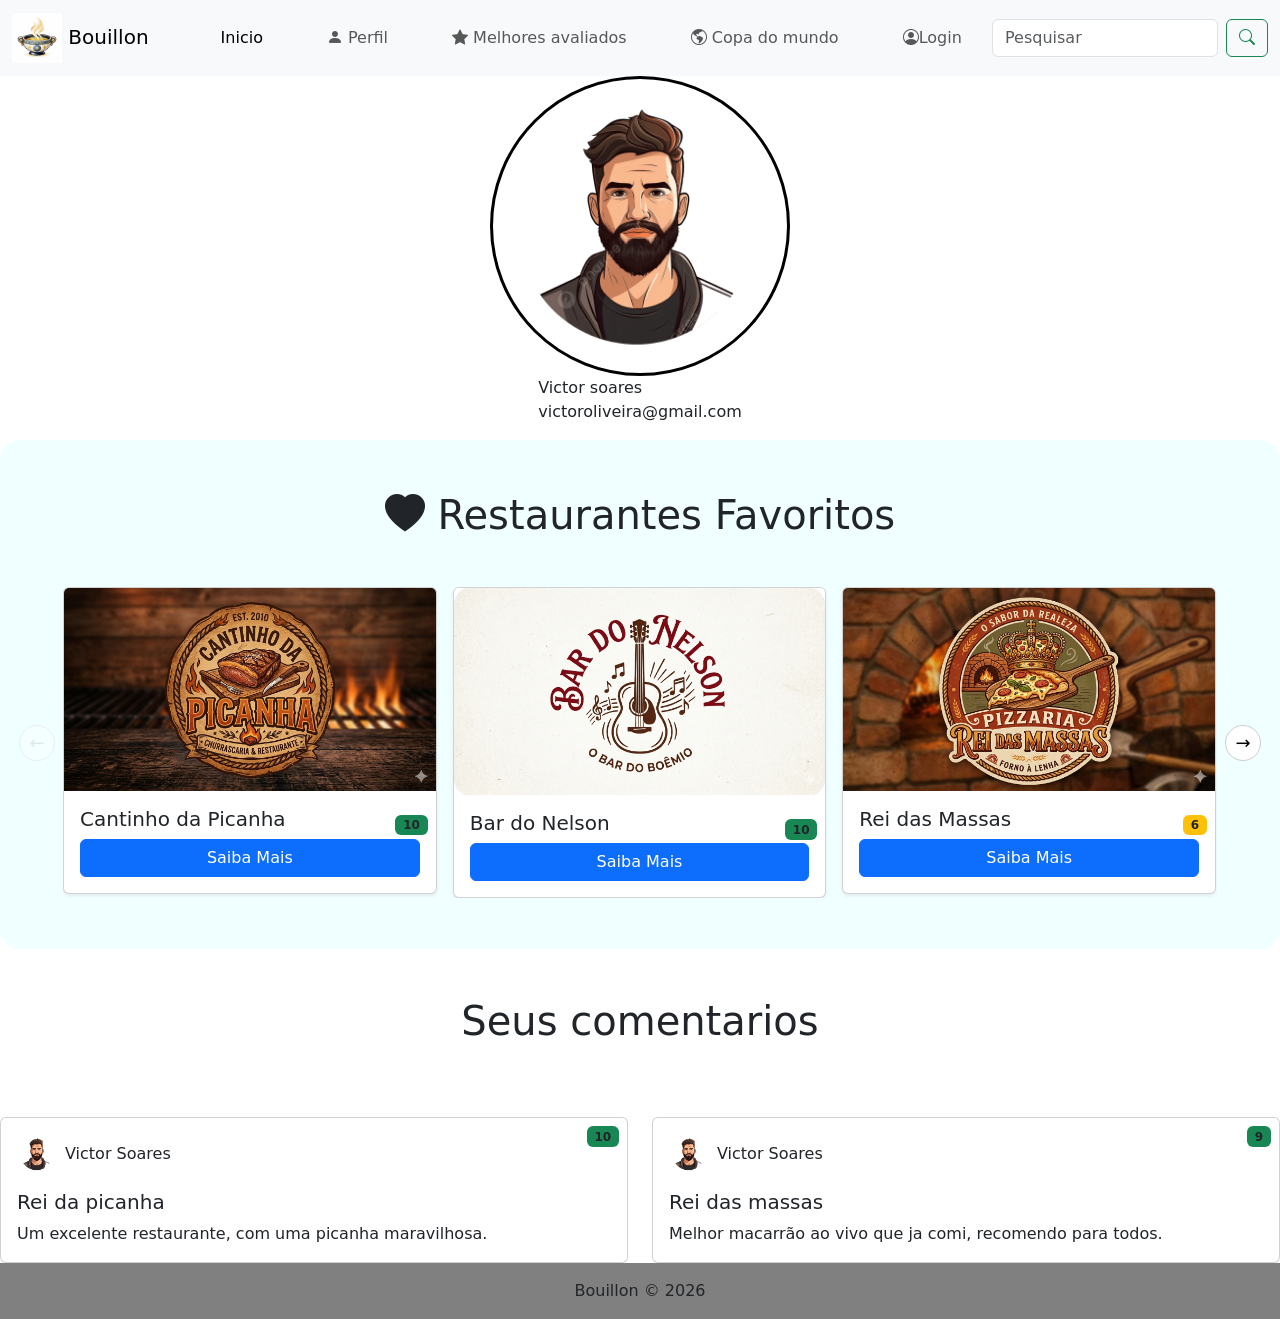
<file: perfil.html>
<!DOCTYPE html>
<html lang="pt-br">
<head>
    <meta charset="UTF-8">
    <meta name="viewport" content="width=device-width, initial-scale=1.0">
    <!-- Importação do framework Bootstrap 5 para estilização e componentes responsivos -->
    <link href="https://cdn.jsdelivr.net/npm/bootstrap@5.3.8/dist/css/bootstrap.min.css" rel="stylesheet" integrity="sha384-sRIl4kxILFvY47J16cr9ZwB07vP4J8+LH7qKQnuqkuIAvNWLzeN8tE5YBujZqJLB" crossorigin="anonymous">
    <!-- Importação do CSS personalizado da página de perfil -->
    <link rel="stylesheet" href="assests/css/perfil.css">
    <!-- Importação dos ícones do Bootstrap Icons -->
    <link rel="stylesheet" href="https://cdn.jsdelivr.net/npm/bootstrap-icons@1.11.1/font/bootstrap-icons.css">

    <title>Bouillon</title>
</head>
<body>

  <!-- ========== NAVBAR - Barra de navegação principal ========== -->
      <nav class="navbar navbar-expand-lg bg-body-tertiary">
  <div class="container-fluid">
    <!-- Logo e nome do site -->
    <a class="navbar-brand" href="#"><img src="assests/imagens/bouillon.png" width="50px" height="50px"> Bouillon</a>
    <!-- Botão hamburguer para telas menores (mobile) -->
    <button class="navbar-toggler" type="button" data-bs-toggle="collapse" data-bs-target="#navbarNav" aria-controls="navbarNav" aria-expanded="false" aria-label="Toggle navigation">
      <span class="navbar-toggler-icon"></span>
    </button>
    <!-- Links de navegação - colapsam em telas pequenas -->
    <div class="collapse navbar-collapse" id="navbarNav">
      <ul class="navbar-nav">
        <!-- Link para a página inicial (abre em nova aba) -->
        <li class="nav-item ms-5">
          <a class="nav-link active" aria-current="page" href="site.html" target="_blank">Inicio</a>
        </li>
        <!-- Link para o perfil do usuário (abre na mesma aba - página atual) -->
        <li class="nav-item ms-5">
          <a class="nav-link" href="perfil.html" target="_self"><i class="bi bi-person-fill"></i> Perfil</a>
        </li>
        <!-- Link para a página de melhores avaliados (abre em nova aba) -->
        <li class="nav-item ms-5">
          <a class="nav-link" href="avaliados.html" target="_blank"><i class="bi bi-star-fill"></i> Melhores avaliados</a>
        </li>
        <!-- Link para a página da Copa do Mundo (abre em nova aba) -->
         <li class="nav-item ms-5">
          <a class="nav-link" href="copa.html" target="_blank"><i class="bi bi-globe-americas"></i> Copa do mundo</a>
        </li>
        <!-- Link para a página de login (abre em nova aba) -->
        <li class="nav-item ms-5">
          <a class="nav-link" href="login.html" target="_blank"><i class="bi bi-person-circle"></i>Login</a>
        </li>
      </ul>
      <!-- Campo de busca alinhado à direita da navbar -->
      <form class="d-flex ms-auto"  role="search">
      <input class="form-control me-2" type="search" placeholder="Pesquisar" aria-label="Search"/>
      <button class="btn btn-outline-success" type="submit"><i class="bi bi-search"></i></button>
    </form>
    </div>
  </div>
</nav>
<!-- ========== FIM DA NAVBAR ========== -->

<!-- ========== ÁREA DO PERFIL DO USUÁRIO ========== -->
<div id="user">
  <!-- Foto/avatar do usuário -->
  <img src="assests/imagens/avatar.png" id="avatar">
  <!-- Informações do usuário: nome e e-mail -->
  <p id="user_infos">
    <span class="descriçao">
      Victor soares
    </span>
    <span class="descriçao">
      victoroliveira@gmail.com
    </span>
  </p>
</div>
<!-- ========== FIM DA ÁREA DO PERFIL ========== -->

<!-- ========== SEÇÃO DE RESTAURANTES FAVORITOS COM SLIDER ========== -->
<section class="favoritos">
  <h1 class="text-center mt-5 mb-4"><i class="bi bi-heart-fill"></i> Restaurantes Favoritos</h1>
  <div class="container-fluid px-3 my-5">

    <div class="slider-container">
      <!-- Botão para voltar ao slide anterior (começa desabilitado) -->
      <button class="btn-slider btn-prev" id="prevFav" disabled>&#8592;</button>

      <div class="slider-wrapper">
        <!-- Trilha do slider que contém todos os cards -->
        <div class="slider-track" id="trackFav">

          <!-- Card 1: Cantinho da Picanha -->
          <div class="slide-card card h-100 shadow-sm">
            <img src="assests/imagens/cantinho da picanha.png" class="card-img-top" alt="Cantinho da Picanha">
            <div class="card-body">
              <!-- Badge verde com nota 10 -->
              <span class="badge bg-success text-dark position-absolute top-8 end-0 m-2">10</span>
              <h5 class="card-title">Cantinho da Picanha</h5>
              <a href="perfil comercio.html" target="_blank" class="btn btn-primary w-100">Saiba Mais</a>
            </div>
          </div>

          <!-- Card 2: Bar do Nelson -->
          <div class="slide-card card h-100 shadow-sm">
            <img src="assests/imagens/Bar do nelson.png" class="card-img-top" alt="Bar do Nelson">
            <div class="card-body">
              <!-- Badge verde com nota 10 -->
              <span class="badge bg-success text-dark position-absolute top-8 end-0 m-2">10</span>
              <h5 class="card-title">Bar do Nelson</h5>
              <a href="#" class="btn btn-primary w-100">Saiba Mais</a>
            </div>
          </div>

          <!-- Card 3: Rei das Massas -->
          <div class="slide-card card h-100 shadow-sm">
            <img src="assests/imagens/Rei das massas.png" class="card-img-top" alt="Rei das Massas">
            <div class="card-body">
              <!-- Badge amarelo com nota 6 -->
              <span class="badge bg-warning text-dark position-absolute top-8 end-0 m-2">6</span>
              <h5 class="card-title">Rei das Massas</h5>
              <a href="#" class="btn btn-primary w-100">Saiba Mais</a>
            </div>
          </div>

          <!-- Card 4: Cakes Café -->
          <div class="slide-card card h-100 shadow-sm">
            <img src="assests/imagens/cakes cafe.png" class="card-img-top" alt="Rei das Massas">
            <div class="card-body">
              <!-- Badge verde com nota 10 -->
              <span class="badge bg-success text-dark position-absolute top-8 end-0 m-2">10</span>
              <h5 class="card-title">Cakes Café</h5>
              <a href="#" class="btn btn-primary w-100">Saiba Mais</a>

        </div>
      </div>
    </div>

      <!-- Botão para avançar ao próximo slide -->
      <button class="btn-slider btn-next" id="nextFav">&#8594;</button>
    </div>

  </div>
</section>
<!-- ========== FIM DA SEÇÃO DE FAVORITOS ========== -->

<!-- ========== SEÇÃO DE COMENTÁRIOS DO USUÁRIO ========== -->
  <h1 class="text-center mt-5 mb-4"> Seus comentarios </h1>
  <!-- Grade responsiva: 1 coluna em mobile, 2 colunas em telas médias/grandes -->
  <div class="row row-cols-1 row-cols-md-2 g-4 mt-5">

  <!-- Comentário 1: Rei da Picanha -->
  <div class="col">
    <div class="card">
      <!-- Badge verde com a nota dada pelo usuário -->
      <span class="badge bg-success text-dark position-absolute top-0 end-0 m-2">
      10
    </span>
      <div class="card-body">
        <!-- Foto e nome do usuário que comentou -->
        <div class="d-flex align-items-center gap-2 mb-3">
          <img src="assests/imagens/avatar.png" width="40px" class="rounded-circle" alt="Avatar">
          <span>Victor Soares</span>
        </div>
        <!-- Nome do restaurante e texto do comentário -->
        <h5 class="card-title">Rei da picanha</h5>
        <p class="card-text">Um excelente restaurante, com uma picanha maravilhosa.</p>
      </div>
    </div>
  </div>

  <!-- Comentário 2: Rei das Massas -->
  <div class="col">
    <div class="card">
      <div class="card-body">
        <!-- Badge verde com a nota dada pelo usuário -->
        <span class="badge bg-success text-dark position-absolute top-0 end-0 m-2">
      9
    </span>
        <!-- Foto e nome do usuário que comentou -->
        <div class="d-flex align-items-center gap-2 mb-3">
          <img src="assests/imagens/avatar.png" width="40px" class="rounded-circle" alt="Avatar">
          <span>Victor Soares</span>
        </div>
        <!-- Nome do restaurante e texto do comentário -->
        <h5 class="card-title">Rei das massas</h5>
        <p class="card-text">Melhor macarrão ao vivo que ja comi, recomendo para todos.</p>
      </div>
    </div>
  </div>

</div>
<!-- ========== FIM DA SEÇÃO DE COMENTÁRIOS ========== -->

<!-- ========== RODAPÉ do site ========== -->
<footer class="text-center py-3" style="background-color: gray">
 Bouillon &copy; 2026
</footer>
<!-- ========== FIM DO RODAPÉ ========== -->

<!-- Importação do JavaScript do Bootstrap (necessário para componentes interativos) -->
<script src="https://cdn.jsdelivr.net/npm/bootstrap@5.3.8/dist/js/bootstrap.bundle.min.js" integrity="sha384-FKyoEForCGlyvwx9Hj09JcYn3nv7wiPVlz7YYwJrWVcXK/BmnVDxM+D2scQbITxI" crossorigin="anonymous"></script>
<!-- Importação do JavaScript personalizado do site -->
 <script src="/assests/css/script.js"></script>
</body>
</html>
</file>
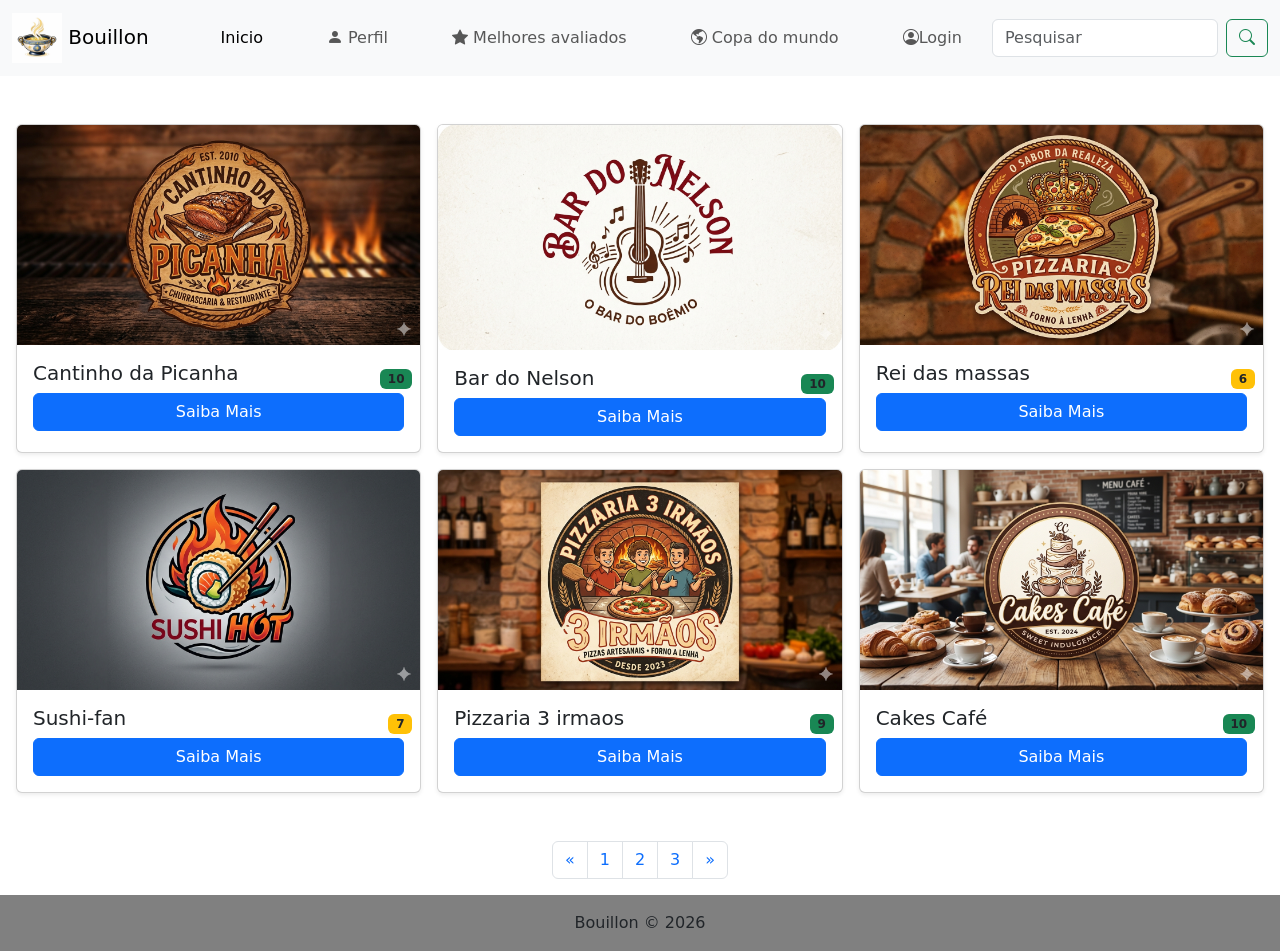
<file: site.html>
<!DOCTYPE html>
<html lang="pt-br">
<head>
    <meta charset="UTF-8">
    <meta name="viewport" content="width=device-width, initial-scale=1.0">
    <!-- Importação do framework Bootstrap 5 para estilização e componentes responsivos -->
    <link href="https://cdn.jsdelivr.net/npm/bootstrap@5.3.8/dist/css/bootstrap.min.css" rel="stylesheet" integrity="sha384-sRIl4kxILFvY47J16cr9ZwB07vP4J8+LH7qKQnuqkuIAvNWLzeN8tE5YBujZqJLB" crossorigin="anonymous">
    <!-- Importação do arquivo de estilos personalizados do site -->
    <link rel="stylesheet" href="assests/css/site.css">
    <!-- Importação dos ícones do Bootstrap Icons -->
    <link rel="stylesheet" href="https://cdn.jsdelivr.net/npm/bootstrap-icons@1.11.1/font/bootstrap-icons.css">

    <title>Bouillon</title>
</head>

<body>
    <!-- ========== NAVBAR - Barra de navegação principal ========== -->
    <nav class="navbar navbar-expand-lg bg-body-tertiary">
      <div class="container-fluid">

        <!-- Logo e nome do site -->
        <a class="navbar-brand" href="#"><img src="assests/imagens/bouillon.png" width="50px" height="50px"> Bouillon</a>

        <!-- Botão hamburguer exibido em telas menores (mobile) -->
        <button class="navbar-toggler" type="button" data-bs-toggle="collapse" data-bs-target="#navbarNav" aria-controls="navbarNav" aria-expanded="false" aria-label="Toggle navigation">
          <span class="navbar-toggler-icon"></span>
        </button>

        <!-- Links de navegação - colapsam em telas pequenas -->
        <div class="collapse navbar-collapse" id="navbarNav">
          <ul class="navbar-nav">

            <!-- Link para a página inicial -->
            <li class="nav-item ms-5">
              <a class="nav-link active" aria-current="page" href="site.html" target="_self">Inicio</a>
            </li>

            <!-- Link para o perfil do usuário (abre em nova aba) -->
            <li class="nav-item ms-5">
              <a class="nav-link" href="perfil.html" target="_blank"><i class="bi bi-person-fill"></i> Perfil</a>
            </li>

            <!-- Link para a página de estabelecimentos melhor avaliados (abre em nova aba) -->
            <li class="nav-item ms-5">
              <a class="nav-link" href="avaliados.html" target="_blank"><i class="bi bi-star-fill"></i> Melhores avaliados</a>
            </li>

            <!-- Link para a página temática da Copa do Mundo (abre em nova aba) -->
            <li class="nav-item ms-5">
              <a class="nav-link" href="copa.html" target="_blank"><i class="bi bi-globe-americas"></i> Copa do mundo</a>
            </li>

            <!-- Link para a página de login -->
            <li class="nav-item ms-5">
              <a class="nav-link" href="login.html"><i class="bi bi-person-circle"></i>Login</a>
            </li>

          </ul>

          <!-- Campo de busca alinhado à direita da navbar -->
          <form class="d-flex ms-auto" role="search">
            <input class="form-control me-2" type="search" placeholder="Pesquisar" aria-label="Search"/>
            <button class="btn btn-outline-success" type="submit"><i class="bi bi-search"></i></button>
          </form>

        </div>
      </div>
    </nav>
    <!-- ========== FIM DA NAVBAR ========== -->

    <!-- ========== SEÇÃO DE CARDS DOS ESTABELECIMENTOS ========== -->
    <div class="container-fluid px-3 my-5">

      <!-- Grade responsiva: 1 coluna em mobile, 3 colunas em telas médias/grandes -->
      <div class="row row-cols-1 row-cols-md-3 g-3">

        <!-- Card 1: Cantinho da Picanha -->
        <div class="col">
          <div class="card h-100 shadow-sm">
            <!-- Imagem do estabelecimento -->
            <img src="assests/imagens/cantinho da picanha.png" class="card-img-top" alt="...">
            <div class="card-body">
              <!-- Badge verde com a nota do estabelecimento (nota 10) -->
              <span class="badge bg-success text-dark position-absolute top-8 end-0 m-2">10</span>
              <h5 class="card-title">Cantinho da Picanha</h5>
              <!-- Botão que leva ao perfil do estabelecimento (abre em nova aba) -->
              <a href="perfil comercio.html" target="_blank" class="btn btn-primary w-100">Saiba Mais</a>
            </div>
          </div>
        </div>

        <!-- Card 2: Bar do Nelson -->
        <div class="col">
          <div class="card h-100 shadow-sm">
            <img src="assests/imagens/Bar do nelson.png" class="card-img-top" alt="...">
            <div class="card-body">
              <!-- Badge verde com a nota do estabelecimento (nota 10) -->
              <span class="badge bg-success text-dark position-absolute top-8 end-0 m-2">10</span>
              <h5 class="card-title">Bar do Nelson</h5>
              <a href="#" class="btn btn-primary w-100">Saiba Mais</a>
            </div>
          </div>
        </div>

        <!-- Card 3: Rei das Massas -->
        <div class="col">
          <div class="card h-100 shadow-sm">
            <img src="assests/imagens/Rei das massas.png" class="card-img-top" alt="...">
            <div class="card-body">
              <!-- Badge amarelo com a nota do estabelecimento (nota 6) -->
              <span class="badge bg-warning text-dark position-absolute top-8 end-0 m-2">6</span>
              <h5 class="card-title">Rei das massas</h5>
              <a href="#" class="btn btn-primary w-100">Saiba Mais</a>
            </div>
          </div>
        </div>

        <!-- Card 4: Sushi-fan -->
        <div class="col">
          <div class="card h-100 shadow-sm">
            <img src="assests/imagens/sushi.png" class="card-img-top" alt="...">
            <div class="card-body">
              <!-- Badge amarelo com a nota do estabelecimento (nota 7) -->
              <span class="badge bg-warning text-dark position-absolute top-8 end-0 m-2">7</span>
              <h5 class="card-title">Sushi-fan</h5>
              <a href="#" class="btn btn-primary w-100">Saiba Mais</a>
            </div>
          </div>
        </div>

        <!-- Card 5: Pizzaria 3 Irmãos -->
        <div class="col">
          <div class="card h-100 shadow-sm">
            <img src="assests/imagens/pizzaria 3 irmaos.png.png" class="card-img-top" alt="...">
            <div class="card-body">
              <!-- Badge verde com a nota do estabelecimento (nota 9) -->
              <span class="badge bg-success text-dark position-absolute top-8 end-0 m-2">9</span>
              <h5 class="card-title">Pizzaria 3 irmaos</h5>
              <a href="#" class="btn btn-primary w-100">Saiba Mais</a>
            </div>
          </div>
        </div>

        <!-- Card 6: Cakes Café -->
        <div class="col">
          <div class="card h-100 shadow-sm">
            <img src="assests/imagens/cakes cafe.png" class="card-img-top" alt="...">
            <div class="card-body">
              <!-- Badge verde com a nota do estabelecimento (nota 10) -->
              <span class="badge bg-success text-dark position-absolute top-5 end-0 m-2">10</span>
              <h5 class="card-title">Cakes Café</h5>
              <a href="#" class="btn btn-primary w-100">Saiba Mais</a>
            </div>
          </div>
        </div>

      </div>
    </div>
    <!-- ========== FIM DA SEÇÃO DE CARDS ========== -->

    <!-- ========== PAGINAÇÃO - Navegação entre páginas de resultados ========== -->
    <nav id="next" aria-label="Page navigation example">
      <ul class="pagination">
        <!-- Botão para ir à página anterior -->
        <li class="page-item">
          <a class="page-link" href="#" aria-label="Previous">
            <span aria-hidden="true">&laquo;</span>
          </a>
        </li>
        <!-- Botões de páginas numeradas -->
        <li class="page-item"><a class="page-link" href="#">1</a></li>
        <li class="page-item"><a class="page-link" href="#">2</a></li>
        <li class="page-item"><a class="page-link" href="#">3</a></li>
        <!-- Botão para ir à próxima página -->
        <li class="page-item">
          <a class="page-link" href="#" aria-label="Next">
            <span aria-hidden="true">&raquo;</span>
          </a>
        </li>
      </ul>
    </nav>
    <!-- ========== FIM DA PAGINAÇÃO ========== -->

    <!-- ========== RODAPÉ do site ========== -->
    <footer class="text-center py-3" style="background-color: gray">
      Bouillon &copy; 2026
    </footer>
    <!-- ========== FIM DO RODAPÉ ========== -->

    <!-- Importação do JavaScript do Bootstrap (necessário para componentes interativos como o menu hamburguer) -->
    <script src="https://cdn.jsdelivr.net/npm/bootstrap@5.3.8/dist/js/bootstrap.bundle.min.js" integrity="sha384-FKyoEForCGlyvwx9Hj09JcYn3nv7wiPVlz7YYwJrWVcXK/BmnVDxM+D2scQbITxI" crossorigin="anonymous"></script>
    <!-- Importação do arquivo JavaScript personalizado do site -->
    <script src="/assests/css/script.js"></script>
</body>
</html>
</file>
<file: assests/css/avaliados.css>
/* ========== RESET GERAL - Remove margens e paddings padrão do navegador ========== */
* {
      margin: 0;
      padding: 0;
      box-sizing: border-box; /* Inclui borda e padding no cálculo do tamanho total */
    }

/* ========== CONFIGURAÇÃO GERAL DO BODY ========== */
body {
      min-height: 100vh; /* Ocupa no mínimo toda a altura da tela */
      display: flex;
      flex-direction: column; /* Organiza os elementos em coluna */
    }

/* ========== LISTA DE ESTABELECIMENTOS ========== */
.lista {
      display: flex;
      flex-direction: column; /* Itens empilhados verticalmente */
      flex: 1;                /* Ocupa o espaço disponível na página */
      gap: 8px;               /* Espaço entre os itens */
      padding: 8px;
    }

/* ========== ITEM INDIVIDUAL DA LISTA ========== */
.item {
      flex: 1;
      display: flex;
      align-items: center;            /* Centraliza verticalmente o conteúdo */
      padding: 20px 40px;
      border-bottom: 1px solid #ddd;
      font-size: 1.2rem;
      font-family: Arial, sans-serif;
      background-color: #fff;
      transition: background-color 0.2s; /* Animação suave no hover */
      cursor: pointer;
      border: 2px solid #ddd;           /* Borda cinza ao redor do item */
      border-radius: 8px;               /* Bordas arredondadas */
      justify-content: space-between;   /* Espaça o conteúdo entre esquerda e direita */
    }

/* Efeito de destaque ao passar o mouse sobre o item */
.item:hover {
      background-color: #f0f0f0;
    }

/* Remove a borda inferior do último item da lista */
.item:last-child {
      border-bottom: none;
    }

/* ========== FOTO/LOGO DO ESTABELECIMENTO NA LISTA ========== */
#foto{
        width: 70px;
        height: 70px;
        object-fit: cover;    /* Recorta a imagem para preencher sem distorcer */
        border-radius: 100px; /* Deixa a imagem redonda */
        margin-right: 16px;   /* Espaço entre a foto e o nome */
    }

/* ========== TÍTULO DA PÁGINA ========== */
h1{
        text-align: center; /* Centraliza o título */
    }

/* ========== PAGINAÇÃO - Centraliza a navegação de páginas ========== */
#next{
      display: flex;
      align-items: center;      /* Centraliza verticalmente */
      justify-content: center;  /* Centraliza horizontalmente */
      display: flex;            /* Reforça o flexbox (declaração duplicada) */
    }
</file>
<file: assests/css/conta.css>
/* ========== CONFIGURAÇÃO GERAL DA PÁGINA ========== */
html, body{
    height: 100%; /* Garante que a página ocupe toda a altura da tela */
    background-image: url(/assests/imagens/Gemini_Generated_Image_50nzad50nzad50nz.png); /* Imagem de fundo da página */
    background-repeat: no-repeat; /* Impede que a imagem se repita */
    background-size: cover; /* Faz a imagem cobrir toda a tela */
}

/* ========== CONTÊINER DO FORMULÁRIO (Login / Cadastro) ========== */
.form-container{
    max-width: 400px;        /* Largura máxima do formulário */
    padding: 3rem;           /* Espaçamento interno generoso */
    background-color: white; /* Fundo branco para destacar do fundo */
}

/* ========== LOGO/FOTO DO SITE NO FORMULÁRIO ========== */
#foto{
    width: 100px;
    height: 100px;
    border-radius: 100px; /* Deixa a imagem redonda */
}
</file>
<file: assests/css/copa.css>
/* ========== RESET GERAL - Remove margens e paddings padrão do navegador ========== */
* {
      margin: 0;
      padding: 0;
      box-sizing: border-box; /* Inclui borda e padding no cálculo do tamanho total */
    }

/* ========== CONFIGURAÇÃO GERAL DO BODY ========== */
body {
      min-height: 100vh; /* Ocupa no mínimo toda a altura da tela */
      display: flex;
      flex-direction: column;
      background: #2a309b; /* Cor de fallback caso o gradiente não carregue */
      background: linear-gradient(90deg,rgba(42, 48, 155, 1) 0%, rgba(168, 166, 15, 1) 51%, rgba(12, 125, 24, 1) 100%); /* Gradiente azul → amarelo → verde (cores do Brasil) */
    }

/* ========== LISTA DE ESTABELECIMENTOS ========== */
.lista {
      display: flex;
      flex-direction: column; /* Itens empilhados verticalmente */
      flex: 1;                /* Ocupa o espaço disponível na página */
      gap: 8px;               /* Espaço entre os itens */
      padding: 8px;
    }

/* ========== ITEM INDIVIDUAL DA LISTA ========== */
.item {
      flex: 1;
      display: flex;
      align-items: center;          /* Centraliza verticalmente o conteúdo */
      padding: 20px 40px;
      border-bottom: 1px solid #ddd;
      font-size: 1.2rem;
      font-family: Arial, sans-serif;
      background-color: #fff;
      transition: background-color 0.2s; /* Animação suave no hover */
      cursor: pointer;
      border: 4px solid blue;       /* Borda azul ao redor do item */
      border-radius: 8px;           /* Bordas arredondadas */
      justify-content: space-between; /* Espaça o conteúdo entre esquerda e direita */
    }

/* Efeito de destaque ao passar o mouse sobre o item */
.item:hover {
      background-color: #f0f0f0;
    }

/* Remove a borda inferior do último item da lista */
.item:last-child {
      border-bottom: none;
    }

/* ========== FOTO/LOGO DO ESTABELECIMENTO NA LISTA ========== */
#foto{
        width: 70px;
        height: 70px;
        object-fit: cover;      /* Recorta a imagem para preencher sem distorcer */
        border-radius: 100px;   /* Deixa a imagem redonda */
        margin-right: 16px;     /* Espaço entre a foto e o nome */
    }

/* ========== TÍTULO DA PÁGINA ========== */
h1{
        text-align: center;
        color: #2a309b; /* Azul escuro combinando com o fundo */
    }

/* ========== PAGINAÇÃO - Centraliza a navegação de páginas ========== */
#next{
      display: flex;
      align-items: center;      /* Centraliza verticalmente */
      justify-content: center;  /* Centraliza horizontalmente */
      display: flex;            /* Reforça o flexbox (declaração duplicada) */
    }
</file>
<file: assests/css/login.css>
/* ========== CONFIGURAÇÃO GERAL DA PÁGINA ========== */
html, body{
    height: 100%; /* Garante que a página ocupe toda a altura da tela */
    background-image: url(/assests/imagens/Gemini_Generated_Image_50nzad50nzad50nz.png); /* Imagem de fundo da página */
    background-repeat: no-repeat; /* Impede que a imagem se repita */
    background-size: cover; /* Faz a imagem cobrir toda a tela */
}

/* ========== CONTÊINER DO FORMULÁRIO (Login / Cadastro) ========== */
.form-container{
    max-width: 400px;    /* Largura máxima do formulário */
    padding: 3rem;       /* Espaçamento interno generoso */
    background-color: white; /* Fundo branco para destacar do fundo */
}

/* ========== LOGO/FOTO DO SITE NO FORMULÁRIO ========== */
#foto{
    width: 100px;
    height: 100px;
    border-radius: 100px;                  /* Deixa a imagem redonda */
    background-color: rgba(255,0,0,0.5);   /* Fundo vermelho com 50% de transparência (sintaxe antiga) */
    background-color: rgb(255,0 0/50%);    /* Fundo vermelho com 50% de transparência (sintaxe moderna) */
}
</file>
<file: assests/css/perfil comercio.css>
/* ========== AVATAR DO USUÁRIO ========== */
#avatar{
    width: 350px;           /* Largura fixa do avatar */
    height:300px;           /* Altura fixa do avatar */
    border-radius: 50%;     /* Deixa a imagem redonda */
}

/* ========== ÁREA DO PERFIL DO USUÁRIO ========== */
#user{
    display: flex;                        /* Ativa o flexbox (sobrescrito pelo grid abaixo) */
    flex-direction: column;               /* Organiza em coluna (sobrescrito pelo grid abaixo) */
    display: grid;                        /* Sobrescreve o flex - usa grid */
    grid-template-columns: auto auto;     /* Dois itens lado a lado (avatar e infos) */
    align-items: center;                  /* Centraliza verticalmente */
    gap: 10px;                            /* Espaço entre os itens */
}

/* ========== IMAGEM DE CAPA ========== */
#capa{
    width: 1420px;              /* Largura fixa da capa */
    height: 700px;              /* Altura fixa da capa */
    object-fit: cover;          /* Recorta a imagem para preencher o espaço sem distorcer */
    border-radius: 10px;        /* Bordas arredondadas */
    border: 3px solid #fff;     /* Borda branca ao redor da capa */
}

/* ========== INFORMAÇÕES DO USUÁRIO (nome e email) ========== */
#user_infos{
    display: flex;              /* Ativa o flexbox */
    flex-direction: column;     /* Organiza nome e email em coluna */
}

/* ========== SEÇÃO DE FAVORITOS ========== */
.favoritos{
    background-color: azure;    /* Fundo azul bem claro */
    padding: 3px;               /* Espaçamento interno pequeno */
    border-radius: 20px;        /* Bordas bem arredondadas */
}

/* ========== SLIDER - Contêiner e trilha ========== */

/* Contêiner principal com espaço lateral para os botões */
.slider-container {
  position: relative;   /* Necessário para posicionar os botões dentro dele */
  padding: 0 44px;      /* Espaço lateral reservado para os botões de navegação */
}

/* Esconde os cards que estão fora da área visível */
.slider-wrapper {
  overflow: hidden;     /* Oculta tudo que ultrapassar a largura do wrapper */
}

/* Trilha que move os cards horizontalmente */
.slider-track {
  display: flex;                    /* Coloca os cards lado a lado */
  gap: 16px;                        /* Espaço entre cada card */
  transition: transform 0.4s ease;  /* Animação suave ao deslizar */
}

/* Cada card ocupa 1/3 da largura (3 cards visíveis por vez) */
.slide-card {
  flex: 0 0 calc(33.333% - 11px);   /* 33.333% da largura menos compensação do gap */
}

/* ========== BOTÕES DE NAVEGAÇÃO DO SLIDER ========== */
.btn-slider {
  position: absolute;           /* Posicionado em relação ao .slider-container */
  top: 50%;                     /* Inicia no meio vertical do contêiner */
  transform: translateY(-50%);  /* Sobe metade da própria altura para centralizar de verdade */
  width: 36px;                  /* Largura do botão */
  height: 36px;                 /* Altura do botão */
  border-radius: 50%;           /* Transforma o botão em círculo */
  border: 1px solid #ccc;       /* Borda cinza clara */
  background: #fff;             /* Fundo branco */
  font-size: 18px;              /* Tamanho da seta (←/→) */
  cursor: pointer;              /* Cursor de clique ao passar o mouse */
  display: flex;                /* Flexbox para centralizar a seta dentro do botão */
  align-items: center;          /* Centraliza a seta verticalmente */
  justify-content: center;      /* Centraliza a seta horizontalmente */
}

/* Botão desabilitado quando não há mais slides */
.btn-slider:disabled {
  opacity: 0.3;       /* Reduz a opacidade para indicar que está inativo */
  cursor: default;    /* Remove o cursor de clique */
}

/* Posiciona o botão "anterior" encostado na borda esquerda do contêiner */
.btn-prev { left: 0; }

/* Posiciona o botão "próximo" encostado na borda direita do contêiner */
.btn-next { right: 0; }

/* ========== RESPONSIVIDADE DO SLIDER - Mobile ========== */
@media (max-width: 768px) {

  /* Em mobile, cada card ocupa 100% da largura — exibe 1 card por vez */
  .slide-card {
    flex: 0 0 100%;
  }

  /* Reduz o padding lateral para caber os botões menores */
  .slider-container{
    padding: 0 32px;
  }

  /* Remove o espaço entre os cards, pois só um aparece por vez */
  .slider-track{
    gap: 0;
  }
}

/* ========== BARRA DE INFORMAÇÕES DO ESTABELECIMENTO ========== */
.info-bar {
  display: flex;                        /* Ativa o flexbox */
  align-items: center;                  /* Centraliza os itens verticalmente */
  justify-content: space-between;       /* Texto à esquerda, ícones à direita */
  padding: 20px 24px;                   /* Espaçamento interno */
  border: 0.5px solid #ddd;            /* Borda cinza bem fina */
  border-radius: 12px;                  /* Bordas arredondadas */
  background: #fff;                     /* Fundo branco */
}

/* Texto de descrição/endereço do estabelecimento */
.info-bar-left {
  font-size: 20px;    /* Texto grande */
  color: #666;        /* Cor cinza média */
}

/* Grupo de ícones (favoritar, reportar) */
.info-bar-right {
  display: flex;          /* Coloca os ícones lado a lado */
  gap: 10px;              /* Espaço entre os ícones */
  align-items: center;    /* Centraliza verticalmente */
}

/* Botões de ícone individuais */
.icon-btn {
  width: 30px;                  /* Largura do botão */
  height: 30px;                 /* Altura do botão */
  border: 0.5px solid #ddd;    /* Borda cinza bem fina */
  border-radius: 8px;           /* Bordas levemente arredondadas */
  display: flex;                /* Flexbox para centralizar o ícone */
  align-items: center;          /* Centraliza o ícone verticalmente */
  justify-content: center;      /* Centraliza o ícone horizontalmente */
  background: #f5f5f5;          /* Fundo cinza claro */
  cursor: pointer;              /* Cursor de clique */
  font-size: 16px;              /* Tamanho do ícone */
  color: #666;                  /* Cor cinza média */
}

/* Efeito hover nos botões de ícone */
.icon-btn:hover {
  background: #ebebeb;  /* Escurece levemente o fundo ao passar o mouse */
}

/* ========== SEÇÃO HERO - Foto de perfil e capa do estabelecimento ========== */
.hero-section {
  display: grid;
  grid-template-columns: 220px 1fr;   /* Coluna do avatar fixa + capa ocupa o restante */
  background: #fffdf8;                /* Fundo bege bem claro */
  border-bottom: 1px solid #ddd5c4;  /* Linha divisória inferior */
  gap: 100px;                         /* Espaço entre o painel do avatar e a capa */
}

/* Painel lateral com avatar, nome e email */
.user-panel {
  display: flex;              /* Ativa o flexbox */
  flex-direction: column;     /* Organiza os itens em coluna */
  align-items: center;        /* Centraliza horizontalmente */
  justify-content: center;    /* Centraliza verticalmente */
  padding: 28px 20px;         /* Espaçamento interno */
  gap: 10px;                  /* Espaço entre avatar, nome e email */
  margin-left: 40px;          /* Afasta o painel da borda esquerda */
}

/* Moldura redonda ao redor do avatar */
.avatar-ring {
  width: 80px;                      /* Largura da moldura */
  height: 80px;                     /* Altura da moldura */
  border-radius: 50%;               /* Torna a moldura circular */
  border: 3px solid #b85c2a;        /* Borda laranja-marrom */
  overflow: hidden;                 /* Recorta a imagem dentro do círculo */
}

/* Imagem dentro da moldura do avatar */
.avatar-ring img {
  width: 100%;          /* Ocupa toda a largura da moldura */
  height: 100%;         /* Ocupa toda a altura da moldura */
  object-fit: cover;    /* Preenche sem distorcer */
}

/* Nome do estabelecimento */
.user-panel .name {
  font-weight: 600;       /* Texto em negrito */
  font-size: 1rem;        /* Tamanho padrão */
  text-align: center;     /* Centraliza o texto */
}

/* Email do estabelecimento */
.user-panel .email {
  font-size: 0.78rem;   /* Texto menor que o nome */
  color: #7a6e5f;       /* Cor marrom acinzentada */
}

/* Área da imagem de capa */
.capa-wrapper {
  min-height: 120px;    /* Altura mínima para não colapsar sem imagem */
  overflow: hidden;     /* Oculta o que ultrapassar os limites */
}

/* Imagem de capa do estabelecimento */
.capa-img {
  width: 80%;           /* Ocupa 80% da largura disponível */
  height: 400px;        /* Altura fixa da capa */
  object-fit: cover;    /* Preenche sem distorcer */
  display: block;       /* Remove espaço extra abaixo da imagem (inline gap) */
}

/* ========== RESPONSIVIDADE DO HERO - Mobile ========== */
@media (max-width: 768px) {

  /* Em mobile, empilha avatar e capa em coluna */
  .hero-section {
    grid-template-columns: 1fr;         /* Uma única coluna ocupa toda a largura */
    gap: 0;                             /* Remove o espaço entre as seções */
  }

  /* Ajustes do painel do usuário no mobile */
  .user-panel {
    border-right: none;                         /* Remove borda lateral */
    border-bottom: 1px solid #ddd5c4;           /* Adiciona linha divisória inferior */
    margin-left: 0;                             /* Remove recuo lateral */
    padding: 20px;                              /* Reduz o espaçamento interno */
  }

  /* Capa menor em mobile */
  .capa-img{
    width: 100%;        /* Ocupa toda a largura da tela */
    height: 200px;      /* Altura reduzida para mobile */
  }

  /* Altura mínima ajustada para mobile */
  .capa-wrapper {
    min-height: 140px;
  }
}

/* ========== BOTÃO DE ABRIR/FECHAR COMENTÁRIO ========== */
.comment-toggle-btn {
  background: #f5f5f5;        /* Fundo cinza claro */
  border: 1px solid #ddd;     /* Borda cinza */
  border-radius: 8px;         /* Bordas arredondadas */
  padding: 6px 14px;          /* Espaçamento interno */
  font-size: 13px;            /* Tamanho do texto */
  color: #555;                /* Cor cinza média */
  cursor: pointer;            /* Cursor de clique */
  display: flex;              /* Flexbox para alinhar ícone e texto */
  align-items: center;        /* Centraliza verticalmente */
  gap: 6px;                   /* Espaço entre ícone e texto */
  transition: background 0.15s, color 0.15s; /* Transição suave no hover */
}

/* Efeito hover no botão */
.comment-toggle-btn:hover { background: #ebebeb; color: #111; }

/* Estado ativo (barra de comentário aberta) */
.comment-toggle-btn.active { border-color: #3b82f6; color: #1d4ed8; background: #eff6ff; }

/* ========== BARRA DE COMENTÁRIO (oculta por padrão) ========== */
.comment-bar {
  display: none;              /* Oculta por padrão */
  margin-top: 8px;            /* Espaço acima da barra */
  background: #fff;           /* Fundo branco */
  border: 1px solid #e0e0e0;  /* Borda cinza clara */
  border-radius: 12px;        /* Bordas arredondadas */
  padding: 1.25rem 1.5rem;    /* Espaçamento interno */
}

/* Exibe a barra quando a classe 'open' é adicionada via JavaScript */
.comment-bar.open { display: block; }

/* ========== GRADE DE NOTAS (1 a 10) ========== */
/* Rótulo acima da grade de notas */
.rating-label { font-size: 13px; color: #555; margin-bottom: 30px; font-weight: 500; }

.rating-grid {
  display: flex;          /* Coloca os botões de nota lado a lado */
  gap: 6px;               /* Espaço entre os botões */
  flex-wrap: wrap;        /* Quebra linha se necessário */
  margin-bottom: 16px;    /* Espaço abaixo da grade */
  border-radius: 8px;     /* Bordas arredondadas no conjunto */
}

/* Botão individual de nota */
.rating-btn {
  width: 38px;                /* Largura do botão */
  height: 38px;               /* Altura do botão */
  border-radius: 8px;         /* Bordas arredondadas */
  border: 1px solid #ddd;     /* Borda cinza */
  background: #f5f5f5;        /* Fundo cinza claro */
  font-size: 13px;            /* Tamanho do número */
  font-weight: 500;           /* Texto semi-negrito */
  color: #555;                /* Cor cinza média */
  cursor: pointer;            /* Cursor de clique */
  display: flex;              /* Flexbox para centralizar o número */
  align-items: center;        /* Centraliza verticalmente */
  justify-content: center;    /* Centraliza horizontalmente */
  transition: all 0.12s;      /* Transição suave em todas as propriedades */
}

/* Efeito hover no botão de nota */
.rating-btn:hover { border-color: #aaa; color: #111; background: #ebebeb; }

/* Nota ruim (1-4) selecionada - vermelho */
.rating-btn.low.selected  { background: #FCEBEB; border: 2px solid #E24B4A; color: #A32D2D; }
/* Nota regular (5-7) selecionada - amarelo */
.rating-btn.mid.selected  { background: #FAEEDA; border: 2px solid #BA7517; color: #854F0B; }
/* Nota boa (8-10) selecionada - verde */
.rating-btn.high.selected { background: #EAF3DE; border: 2px solid #639922; color: #3B6D11; }

/* ========== BADGE DE AVALIAÇÃO NOS COMENTÁRIOS ========== */
.rating-badge {
  display: inline-flex;   /* Exibe como inline mas com flexbox interno */
  align-items: center;    /* Centraliza ícone e número verticalmente */
  gap: 4px;               /* Espaço entre ícone e número */
  font-size: 12px;        /* Texto pequeno */
  padding: 3px 10px;      /* Espaçamento interno */
  border-radius: 6px;     /* Bordas arredondadas */
  font-weight: 500;       /* Texto semi-negrito */
}

/* Cores do badge conforme a faixa de nota */
.badge-low  { background: #FCEBEB; color: #A32D2D; }   /* Nota ruim - vermelho */
.badge-mid  { background: #FAEEDA; color: #854F0B; }   /* Nota regular - amarelo */
.badge-high { background: #EAF3DE; color: #3B6D11; }   /* Nota boa - verde */

/* ========== CAMPO DE TEXTO DO COMENTÁRIO ========== */
.comment-section textarea {
  width: 100%;                /* Ocupa toda a largura disponível */
  min-height: 72px;           /* Altura mínima do campo */
  resize: vertical;           /* Permite redimensionar apenas verticalmente */
  border-radius: 8px;         /* Bordas arredondadas */
  border: 1px solid #ddd;     /* Borda cinza */
  padding: 10px 12px;         /* Espaçamento interno */
  font-size: 14px;            /* Tamanho do texto digitado */
  color: #111;                /* Cor do texto quase preta */
  background: #f5f5f5;        /* Fundo cinza claro */
  outline: none;              /* Remove o contorno padrão do navegador */
  transition: border-color 0.15s; /* Transição suave na borda ao focar */
}

/* Destaca a borda ao focar no campo */
.comment-section textarea:focus { border-color: #aaa; box-shadow: 0 0 0 3px #eff6ff; }

/* ========== BOTÃO DE ENVIAR AVALIAÇÃO ========== */
.send-btn {
  margin-top: 8px;        /* Espaço acima do botão */
  padding: 7px 20px;      /* Espaçamento interno */
  font-size: 13px;        /* Tamanho do texto */
  font-weight: 500;       /* Texto semi-negrito */
  background: #eff6ff;    /* Fundo azul bem claro */
  color: #1d4ed8;         /* Texto azul escuro */
  border: 1px solid #3b82f6; /* Borda azul */
  border-radius: 8px;     /* Bordas arredondadas */
  cursor: pointer;        /* Cursor de clique */
  transition: opacity 0.15s, transform 0.1s; /* Transição suave no hover e clique */
}

/* Reduz a opacidade ao passar o mouse */
.send-btn:hover { opacity: 0.85; }

/* Pequena animação de pressionar ao clicar */
.send-btn:active { transform: scale(0.97); }

/* ========== LISTA DE COMENTÁRIOS ENVIADOS ========== */
.comments-list { margin-top: 14px; display: flex; flex-direction: column; gap: 8px; }

/* Card individual de cada comentário */
.comment-item {
  background: #f5f5f5;          /* Fundo cinza claro */
  border-radius: 8px;           /* Bordas arredondadas */
  padding: 10px 12px;           /* Espaçamento interno */
  font-size: 13px;              /* Tamanho do texto */
  color: #111;                  /* Cor do texto quase preta */
  border: 1px solid #e0e0e0;    /* Borda cinza clara */
  animation: fadeIn 0.2s ease;  /* Animação de entrada ao adicionar novo comentário */
}

/* Linha com badge de nota, nome do usuário e horário */
.comment-meta {
  font-size: 11px;        /* Texto bem pequeno */
  color: #888;            /* Cor cinza clara */
  margin-bottom: 6px;     /* Espaço abaixo dos metadados */
  display: flex;          /* Coloca badge, nome e horário lado a lado */
  align-items: center;    /* Centraliza verticalmente */
  gap: 8px;               /* Espaço entre os itens */
}

/* Mensagem exibida quando não há comentários ainda */
.empty-state { font-size: 13px; color: #aaa; text-align: center; padding: 12px 0 4px; }

/* ========== ANIMAÇÃO DE ENTRADA DOS COMENTÁRIOS ========== */
@keyframes fadeIn {
  from { opacity: 0; transform: translateY(4px); }   /* Começa invisível e levemente abaixo */
  to   { opacity: 1; transform: translateY(0); }     /* Termina visível na posição correta */
}
</file>
<file: assests/css/perfil.css>
/* ========== AVATAR DO USUÁRIO ========== */
#avatar{
    width: 300px;        /* Largura fixa do avatar */
    height:300px;        /* Altura fixa do avatar */
    border-radius: 50%;  /* Deixa a imagem redonda */
    border: 3px solid #000; /* Borda preta ao redor do avatar */
}

/* ========== ÁREA DO PERFIL DO USUÁRIO ========== */
#user{
    display: flex;            /* Ativa o flexbox */
    align-items: center;      /* Centraliza verticalmente os itens */
    justify-content: center;  /* Centraliza horizontalmente os itens */
    display: flex;            /* Declaração duplicada - pode ser removida */
    flex-direction: column;   /* Organiza os itens em coluna (um abaixo do outro) */
}

/* ========== INFORMAÇÕES DO USUÁRIO (nome e email) ========== */
#user_infos{
    display: flex;           /* Ativa o flexbox */
    flex-direction: column;  /* Organiza nome e email em coluna */
}

/* ========== SEÇÃO DE FAVORITOS ========== */
.favoritos{
    background-color: azure; /* Fundo azul bem claro */
    padding: 3px;            /* Espaçamento interno pequeno */
    border-radius: 20px;     /* Bordas bem arredondadas */
}

/* ========== SLIDER - Contêiner principal ========== */

/* Contêiner principal do slider com espaço para os botões laterais */
.slider-container {
  position: relative;  /* Permite posicionar os botões de forma absoluta dentro dele */
  padding: 0 44px;     /* Espaço lateral reservado para os botões de navegação */
}

/* Área visível do slider - esconde os cards que estão fora do campo de visão */
.slider-wrapper {
  overflow: hidden; /* Oculta tudo que ultrapassar a largura do wrapper */
}

/* Trilha que contém todos os cards e se move horizontalmente via transform */
.slider-track {
  display: flex;                    /* Coloca os cards lado a lado */
  gap: 16px;                        /* Espaço entre cada card */
  transition: transform 0.4s ease;  /* Animação suave ao deslizar para o próximo card */
}

/* Cada card ocupa exatamente 1/3 da largura, descontando o gap entre eles */
.slide-card {
  flex: 0 0 calc(33.333% - 11px); /* 33.333% da largura menos compensação do gap */
}

/* ========== BOTÕES DE NAVEGAÇÃO DO SLIDER ========== */
.btn-slider {
  position: absolute;          /* Posicionado em relação ao .slider-container */
  top: 50%;                    /* Inicia no meio vertical do contêiner */
  transform: translateY(-50%); /* Sobe metade da própria altura para centralizar de verdade */
  width: 36px;                 /* Largura do botão */
  height: 36px;                /* Altura do botão */
  border-radius: 50%;          /* Transforma o botão em círculo */
  border: 1px solid #ccc;      /* Borda cinza clara */
  background: #fff;            /* Fundo branco */
  font-size: 18px;             /* Tamanho da seta (←/→) */
  cursor: pointer;             /* Cursor de clique ao passar o mouse */
  display: flex;               /* Flexbox para centralizar a seta dentro do botão */
  align-items: center;         /* Centraliza a seta verticalmente */
  justify-content: center;     /* Centraliza a seta horizontalmente */
}

/* Botão desabilitado quando não há slide anterior ou próximo */
.btn-slider:disabled {
  opacity: 0.3;    /* Reduz a opacidade para indicar que está inativo */
  cursor: default; /* Remove o cursor de clique */
}

/* Posiciona o botão "anterior" encostado na borda esquerda do contêiner */
.btn-prev { left: 0; }

/* Posiciona o botão "próximo" encostado na borda direita do contêiner */
.btn-next { right: 0; }

/* ========== RESPONSIVIDADE - Mobile (telas até 768px) ========== */
@media (max-width: 768px) {

  /* Em mobile, cada card ocupa 100% da largura — exibe 1 card por vez */
  .slide-card {
    flex: 0 0 100%;
  }

  /* Reduz o padding lateral para caber os botões menores */
  .slider-container{
    padding: 0 32px;
  }

  /* Remove o espaço entre os cards, pois só um aparece por vez */
  .slider-track{
    gap: 0;
  }

  /* Reduz o tamanho dos botões de navegação para telas pequenas */
  .btn-slider {
    width: 28px;     /* Botão menor no mobile */
    height: 28px;    /* Altura proporcional */
    font-size: 14px; /* Seta menor para caber no botão reduzido */
  }
}
</file>
<file: assests/css/site.css>
/* ========== PAGINAÇÃO - Centraliza a navegação de páginas ========== */
#next{
      display: flex;           /* Ativa o flexbox para alinhar os itens */
    align-items: center;       /* Centraliza verticalmente os itens */
    justify-content: center;   /* Centraliza horizontalmente os itens */
    display: flex;             /* Reforça o flexbox (declaração duplicada) */
    }
</file>
